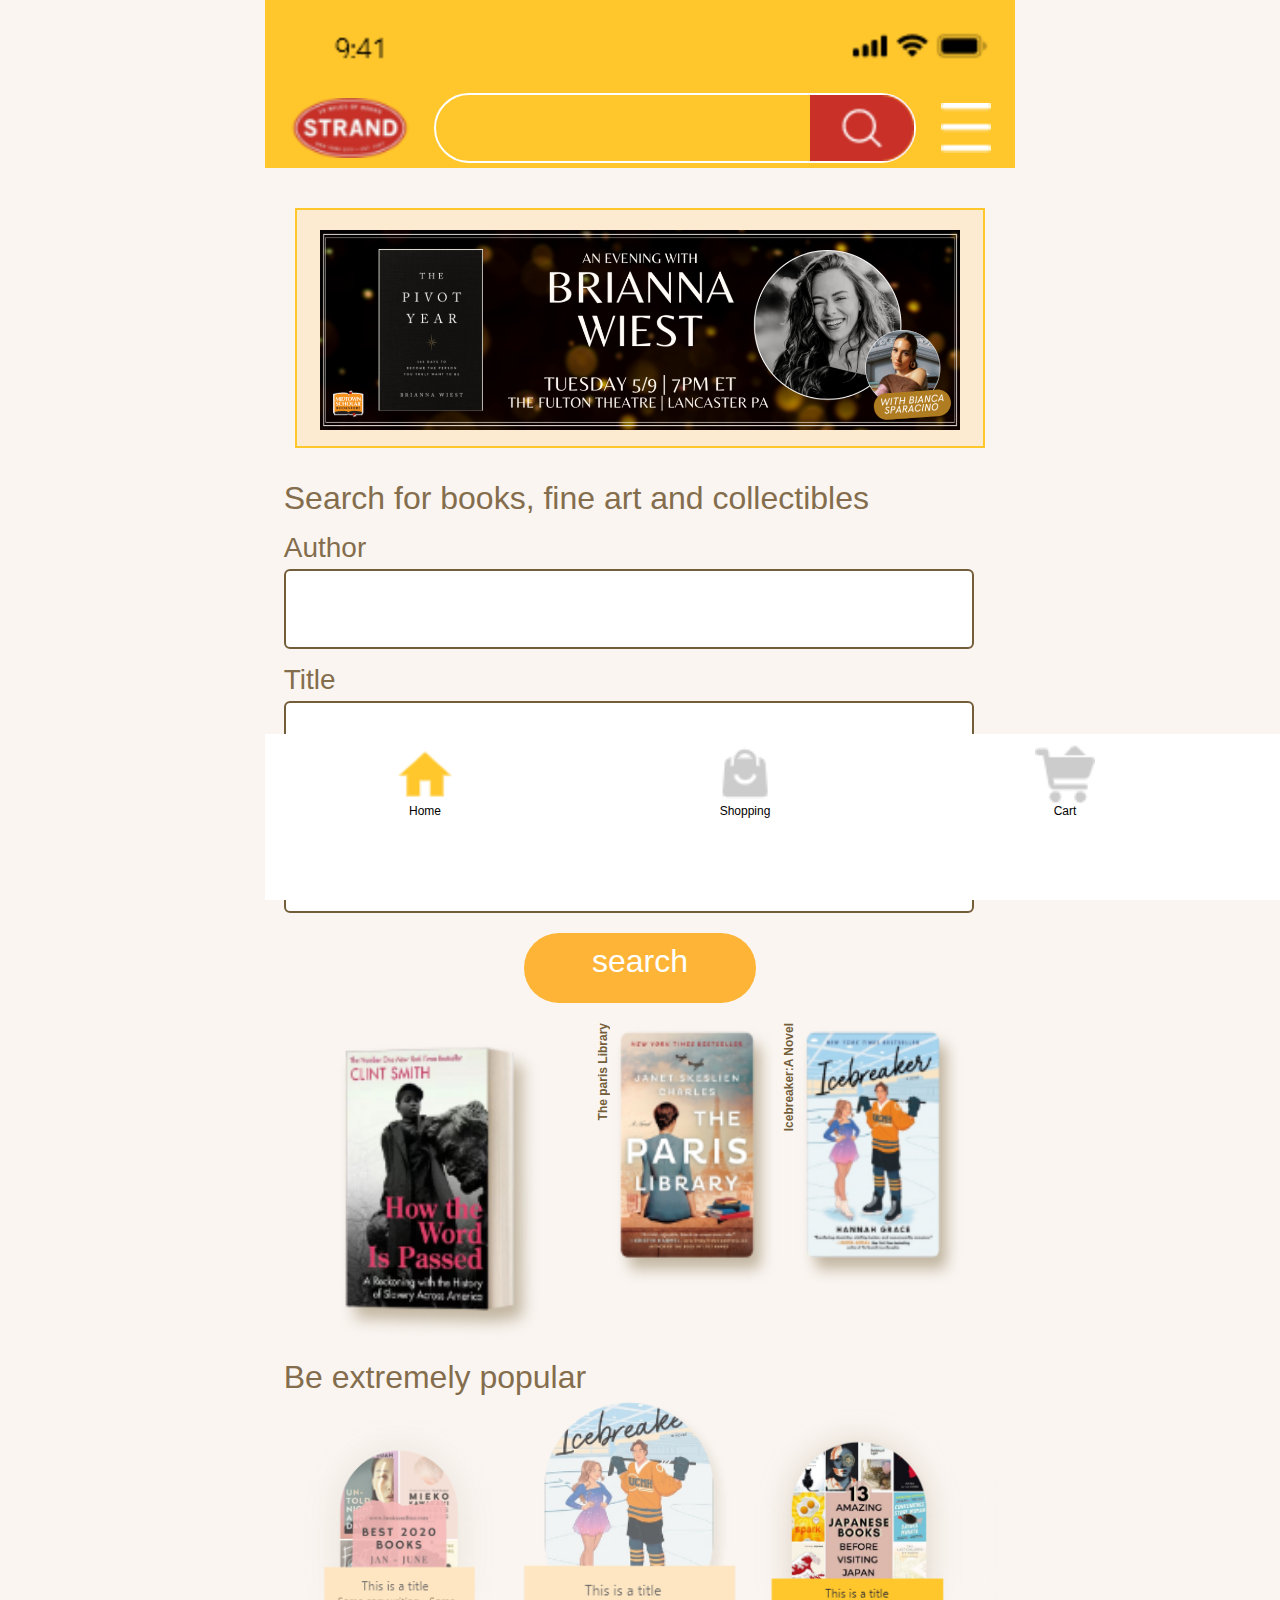
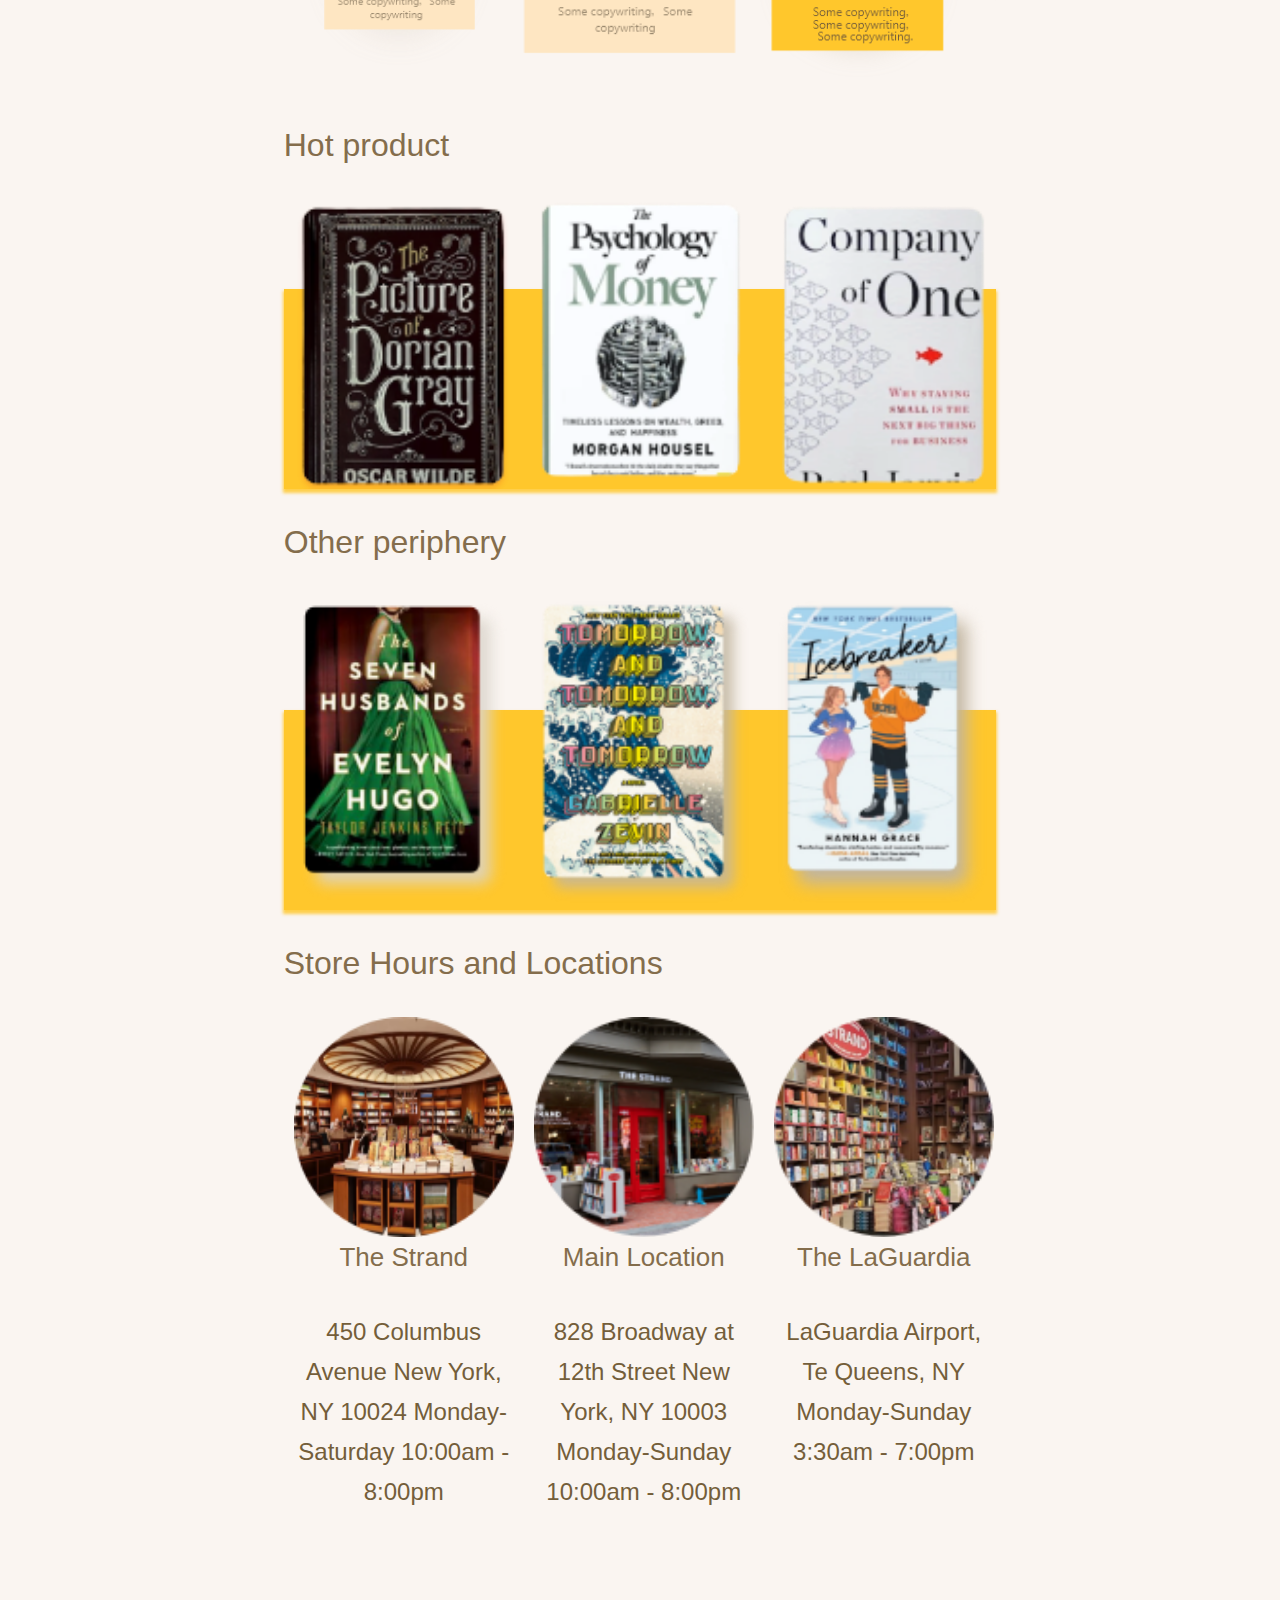
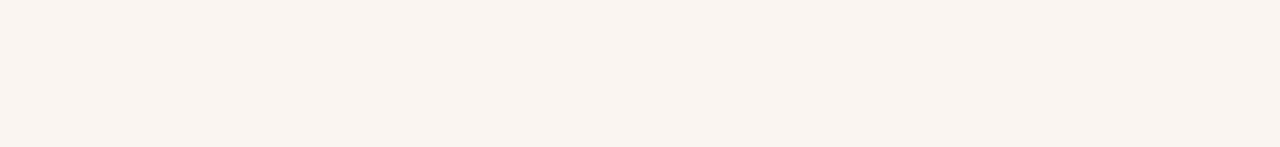
<file: index.html>
<!DOCTYPE html>
<html>

<head>
	<meta http-equiv="Content-Type" content="text/html;charset=UTF-8">
	<title></title>
	<meta name="keywords" content="">
	<meta name="description" content="">
	<meta name="viewport"
		content="width=device-width, initial-scale=1.0, user-scalable=0, minimum-scale=1.0, maximum-scale=1.0">
	<link href="css/public.css" rel="stylesheet" type="text/css" />
	<link href="css/style.css" rel="stylesheet" type="text/css" />
	<script src="js/rem.js"></script>
</head>

<body>
	<div class="header">
		<img src="images/Light.png" alt="">
	</div>
	<div class="mobileHeader">
		<header>
			<img src="images/logo.png" alt="" class="logo">
			<div class="inp">
				<input type="text" name="" id="">
				<a href="index5.html">
					<img src="images/fang.png" alt="">
				</a>
			</div>
			<img src="images/ce.png" alt="" class="nav_img">
		</header>
		<div class="mask">
			<div class="mobileNav">
				<ul>
					<li>
						<img src="images/shouye1.png" alt="">
					</li>
					<li onclick="le1()">
						<a href="javascript:;">Book & Media</a>
					</li>
					<li onclick="le2()">
						<a href="javascript:;">Books by the Foot</a>
					</li>
					<li onclick="le3()">
						<a href="javascript:;">Events</a>
					</li>
					<li onclick="le4()">
						<a href="javascript:;">Gift & Apparel</a>
					</li>
					<li onclick="le5()">
						<a href="javascript:;">Preorders</a>
					</li>
					<li onclick="le6()">
						<a href="javascript:;">Rare & Collectibles</a>
					</li>
					<li onclick="le7()">
						<a href="javascript:;">Sell Your Books & More</a>
					</li>
					<li onclick="le8()">
						<a href="javascript:;">Subscriptions</a>
					</li>
				</ul>

			</div>
			<div class="left_left" id="le1">
				<ul>
					<li><a href="index4.html">Bestsellers</a></li>
					<li>Browse Clollections</li>
					<li>Signed</li>
					<li>Vinyl</li>
					<li>Bookshop.org</li>
					<li>Browse by Section</li>
					<li>New Arrivals</li>
					<li>Authou’s Bookshelf</li>
					<li>
						Audiobooks at Libro.fm
					</li>
				</ul>
			</div>
			<div class="left_left" id="le2">
				<ul>
					<li>About Books by the Foot</li>
					<li>Books by Style</li>
					<li>FAQ</li>
					<li>Rentals</li>
					<li>Books by Color</li>
					<li>Books by Subject</li>
					<li>New Arrivals</li>
					<li>Gsllery</li>
				</ul>
			</div>
			<div class="left_left" id="le3">
				<ul>
					<li>All Events</li>
				</ul>
			</div>
			<div class="left_left" id="le4">
				<ul>
					<li>Apparel</li>
					<li>Gifts& Fun Stuff Clollections</li>
					<li>Gifts for Kids</li>
					<li>Rentals</li>
					<li>Pouches</li>
					<li>Totes</li>
					<li>Books Accessories</li>
					<li>Mugs</li>
					<li>
						Stationery
					</li>
				</ul>
			</div>
			<div class="left_left" id="le5">
				<ul>
					<li>All Preorders</li>
				</ul>
			</div>
			<div class="left_left" id="le6">
				<ul>
					<li>Featured Rare Books</li>
					<li>Rent the Rare <br>
						Book Room</li>
				</ul>
			</div>
			<div class="left_left" id="le7">
				<ul>
					<li>Library Services</li>
					<li>The StrandCast</li>
					<li>Sell Your Books</li>
					<li>Ben McFall Memorial</li>
				</ul>
			</div>
			<div class="left_left" id="le8">
				<ul>
					<li>Pick Of The Month</li>
					<li>Book Hookup</li>
				</ul>
			</div>
		</div>
	</div>






	<div class="content">
		<div class="banner">
			<img src="images/Image 111.png" alt="">
		</div>
		<div class="text">
			<p>Search for books, fine art and collectibles</p>
		</div>
		<div class="input">
			<ul>
				<li>
					<p>Author </p>
					<input type="text" name="" id="">
				</li>
				<li>
					<p>Title</p>
					<input type="text" name="" id="">
				</li>
				<li>
					<p>Keyword or ISBN</p>
					<input type="text" name="" id="">
				</li>
				<a href="index5.html"><button>search</button></a>
			</ul>
		</div>
		<div class="tp">
			<ul>
				<li><img src="images/b1.png" alt=""></li>
				<li>
					<p>
						The paris Library
					</p><img src="images/a4.png" alt="">
				</li>
				<li>
					<p>
						lcebreaker:A Novel
					</p><img src="images/a3.png" alt="">
				</li>
			</ul>
		</div>
		<div class="bo">
			<p>Be extremely popular</p>
			<ul>
				<li><img src="images/c0.png" alt=""></li>
				<li><img src="images/c4.png" alt=""></li>
				<li><img src="images/c1.png" alt=""></li>
				<li><img src="images/c3.png" alt=""></li>
				<li><img src="images/c5.png" alt=""></li>
				<div class="bj"></div>
			</ul>
		</div>
		<div class="bo1">
			<p>Hot product</p>
			<ul>
				<li><img src="images/12.png" alt=""></li>
				<li><img src="images/13.png" alt=""></li>
				<li><img src="images/14.png" alt=""></li>
				<li><img src="images/15.png" alt=""></li>
				<li><img src="images/16.png" alt=""></li>

			</ul>
			<div class="bj"></div>
		</div>

		<div class="bo1">
			<p>Other periphery</p>
			<ul>
				<li><img src="images/a1.png" alt=""></li>
				<li><img src="images/a2.png" alt=""></li>
				<li><img src="images/a3.png" alt=""></li>
				<li><img src="images/a4.png" alt=""></li>
				<li><img src="images/a5.png" alt=""></li>

			</ul>
			<div class="bj"></div>
		</div>

		<div class="bo1">
			<p>
				Store Hours and Locations
			</p>
			<ul>
				<li>
					<img src="images/f1.png" alt="">
					<h5>The Strand</h5>
					<p>450 Columbus Avenue
						New York, NY 10024
						Monday-Saturday
						10:00am - 8:00pm</p>
				</li>
				<li>
					<img src="images/f2.png" alt="">
					<h5>Main Location</h5>
					<p>828 Broadway at 12th Street
						New York, NY 10003
						Monday-Sunday
						10:00am - 8:00pm</p>
				</li>
				<li>
					<img src="images/f3.png" alt="">
					<h5>The LaGuardia</h5>
					<p>LaGuardia Airport, Te
						Queens, NY
						Monday-Sunday
						3:30am - 7:00pm</p>
				</li>

			</ul>
		</div>
	</div>
	<footer>
		<ul>
			<li>
				<a href="index.html"> <img src="images/shouye.png" alt="">
					<p>Home</p>
				</a>
			</li>
			<li>
				<a href="index5.html"><img src="images/shopping.png" alt="">
					<p>Shopping</p>
				</a>
			</li>
			<li>
				<a href="index2.html"> <img src="images/gwc1.png" alt="">
					<p>Cart</p>
				</a>
			</li>
			<li>
				<a href="denglu.html"> <img src="images/you.png" alt="">
					<p>You</p>
				</a>
			</li>
		</ul>
	</footer>
</body>
<script src="js/jquery-2.1.1.min.js" type="text/javascript"></script>
<script>
	$(".nav_img").click(function () {
		if ($(".mask").hasClass("active")) {
			$(".mask .mobileNav").animate({ right: "-40%" }, 400);
			setTimeout(function () {
				$(".mask").removeClass("active");
			}, 400);
		} else {
			$(".mask").addClass("active");
			$(".mask .mobileNav").animate({ right: 0 }, 400);
		}
	});

	$(".mobileNav ul li p").click(function () {
		$(this).next().toggle();
	});
	function le1() {
		document.getElementById("le1").style.display = "block"
		document.getElementById("le2").style.display = "none"
		document.getElementById("le3").style.display = "none"
		document.getElementById("le4").style.display = "none"
		document.getElementById("le5").style.display = "none"
		document.getElementById("le6").style.display = "none"
		document.getElementById("le7").style.display = "none"
		document.getElementById("le8").style.display = "none"

	}
	function le2() {
		document.getElementById("le2").style.display = "block"
		document.getElementById("le1").style.display = "none"
		document.getElementById("le3").style.display = "none"
		document.getElementById("le4").style.display = "none"
		document.getElementById("le5").style.display = "none"
		document.getElementById("le6").style.display = "none"
		document.getElementById("le7").style.display = "none"
		document.getElementById("le8").style.display = "none"
	}
	function le3() {
		document.getElementById("le3").style.display = "block"
		document.getElementById("le1").style.display = "none"
		document.getElementById("le2").style.display = "none"
		document.getElementById("le4").style.display = "none"
		document.getElementById("le5").style.display = "none"
		document.getElementById("le6").style.display = "none"
		document.getElementById("le7").style.display = "none"
		document.getElementById("le8").style.display = "none"
	}
	function le4() {
		document.getElementById("le4").style.display = "block"
		document.getElementById("le1").style.display = "none"
		document.getElementById("le2").style.display = "none"
		document.getElementById("le3").style.display = "none"
		document.getElementById("le5").style.display = "none"
		document.getElementById("le6").style.display = "none"
		document.getElementById("le7").style.display = "none"
		document.getElementById("le8").style.display = "none"
	}
	function le5() {
		document.getElementById("le5").style.display = "block"
		document.getElementById("le1").style.display = "none"
		document.getElementById("le2").style.display = "none"
		document.getElementById("le3").style.display = "none"
		document.getElementById("le4").style.display = "none"
		document.getElementById("le6").style.display = "none"
		document.getElementById("le7").style.display = "none"
		document.getElementById("le8").style.display = "none"
	}
	function le6() {
		document.getElementById("le6").style.display = "block"
		document.getElementById("le1").style.display = "none"
		document.getElementById("le2").style.display = "none"
		document.getElementById("le3").style.display = "none"
		document.getElementById("le4").style.display = "none"
		document.getElementById("le5").style.display = "none"
		document.getElementById("le7").style.display = "none"
		document.getElementById("le8").style.display = "none"
	}
	function le7() {
		document.getElementById("le7").style.display = "block"
		document.getElementById("le1").style.display = "none"
		document.getElementById("le2").style.display = "none"
		document.getElementById("le3").style.display = "none"
		document.getElementById("le4").style.display = "none"
		document.getElementById("le5").style.display = "none"
		document.getElementById("le6").style.display = "none"
		document.getElementById("le8").style.display = "none"
	}
	function le8() {
		document.getElementById("le8").style.display = "block"
		document.getElementById("le1").style.display = "none"
		document.getElementById("le2").style.display = "none"
		document.getElementById("le3").style.display = "none"
		document.getElementById("le4").style.display = "none"
		document.getElementById("le5").style.display = "none"
		document.getElementById("le6").style.display = "none"
		document.getElementById("le7").style.display = "none"
	}


</script>

</html>
</file>
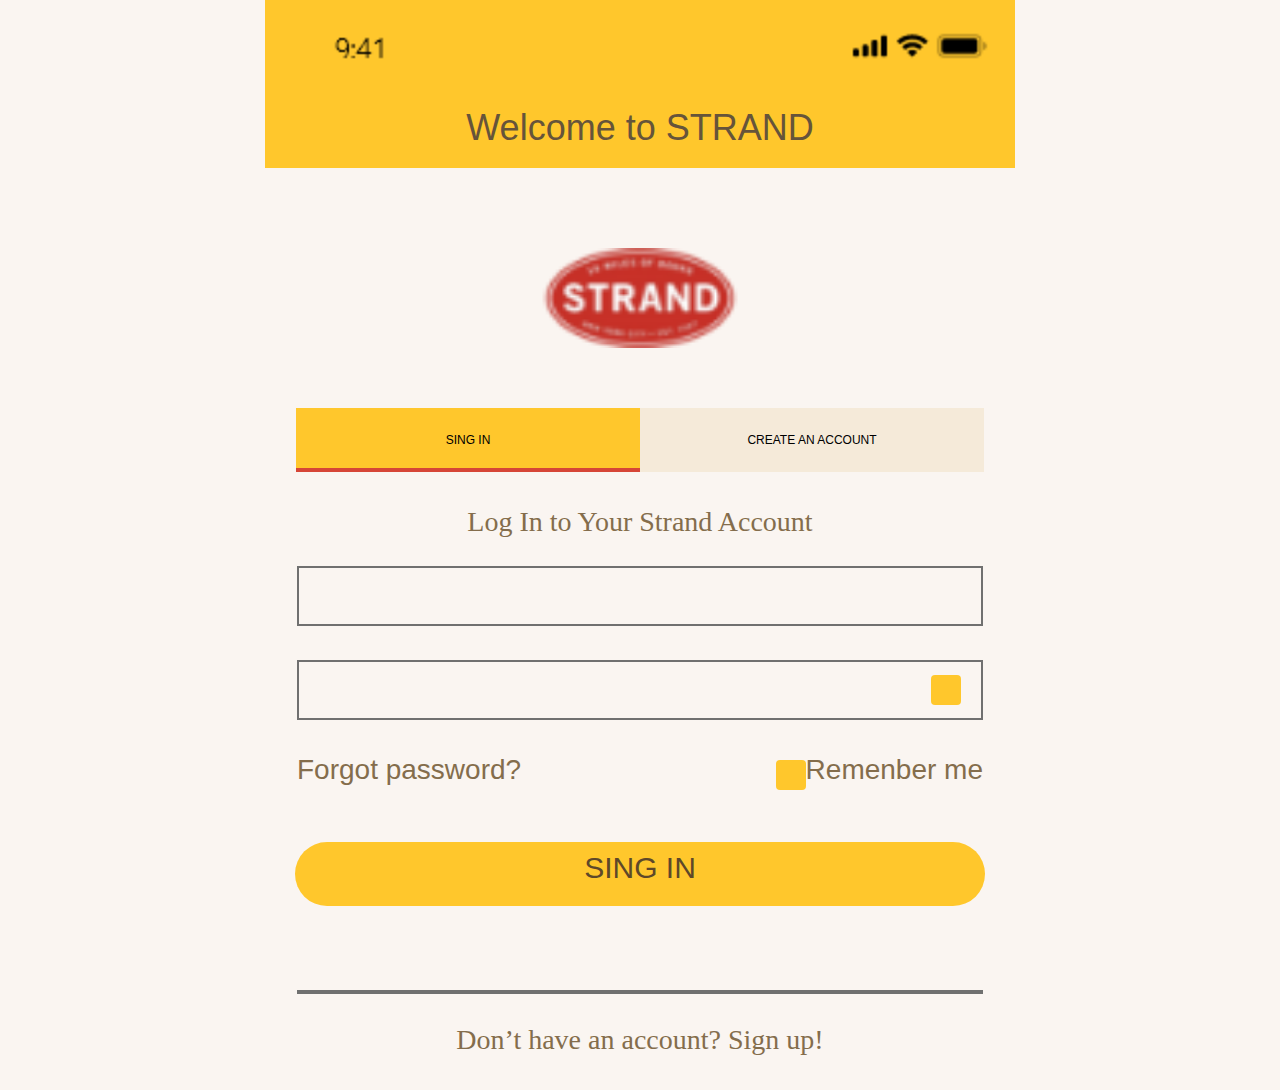
<file: denglu.html>
<!DOCTYPE html>
<html>

<head>
    <meta http-equiv="Content-Type" content="text/html;charset=UTF-8">
    <title></title>
    <meta name="keywords" content="">
    <meta name="description" content="">
    <meta name="viewport"
        content="width=device-width, initial-scale=1.0, user-scalable=0, minimum-scale=1.0, maximum-scale=1.0">
    <link href="css/public.css" rel="stylesheet" type="text/css" />
    <link href="css/denglu.css" rel="stylesheet" type="text/css" />
    <script src="js/rem.js"></script>
</head>

<body>
    <div class="header">
        <img src="images/Light.png" alt="">
    </div>
    <header>
        <p>Welcome to STRAND</p>
    </header>
    <div class="logo">
        <img src="images/logo.png" alt="">
    </div>
    <div class="tab">
        <ul>
            <li>SING IN</li>
            <li>CREATE AN ACCOUNT</li>
        </ul>
    </div>
    <h3>Log In to Your Strand Account</h3>
    <div class="inp"> <input type="text" name="" id=""></div>
    <div class="inp">
        <input type="text" name="" id=""><input type="text" name="" id="">
    </div>
    <div class="wen">
        <ul>
            <li>Forgot password?</li>
            <li><input type="text" name="" id="">Remenber me</li>
        </ul>
    </div>
    <div class="but">
        <a href="index.html"><button> SING IN</button></a>
    </div>
    <footer>
        Don’t have an account? Sign up!
    </footer>
</body>
<script src="js/jquery-2.1.1.min.js" type="text/javascript"></script>

</html>
</file>
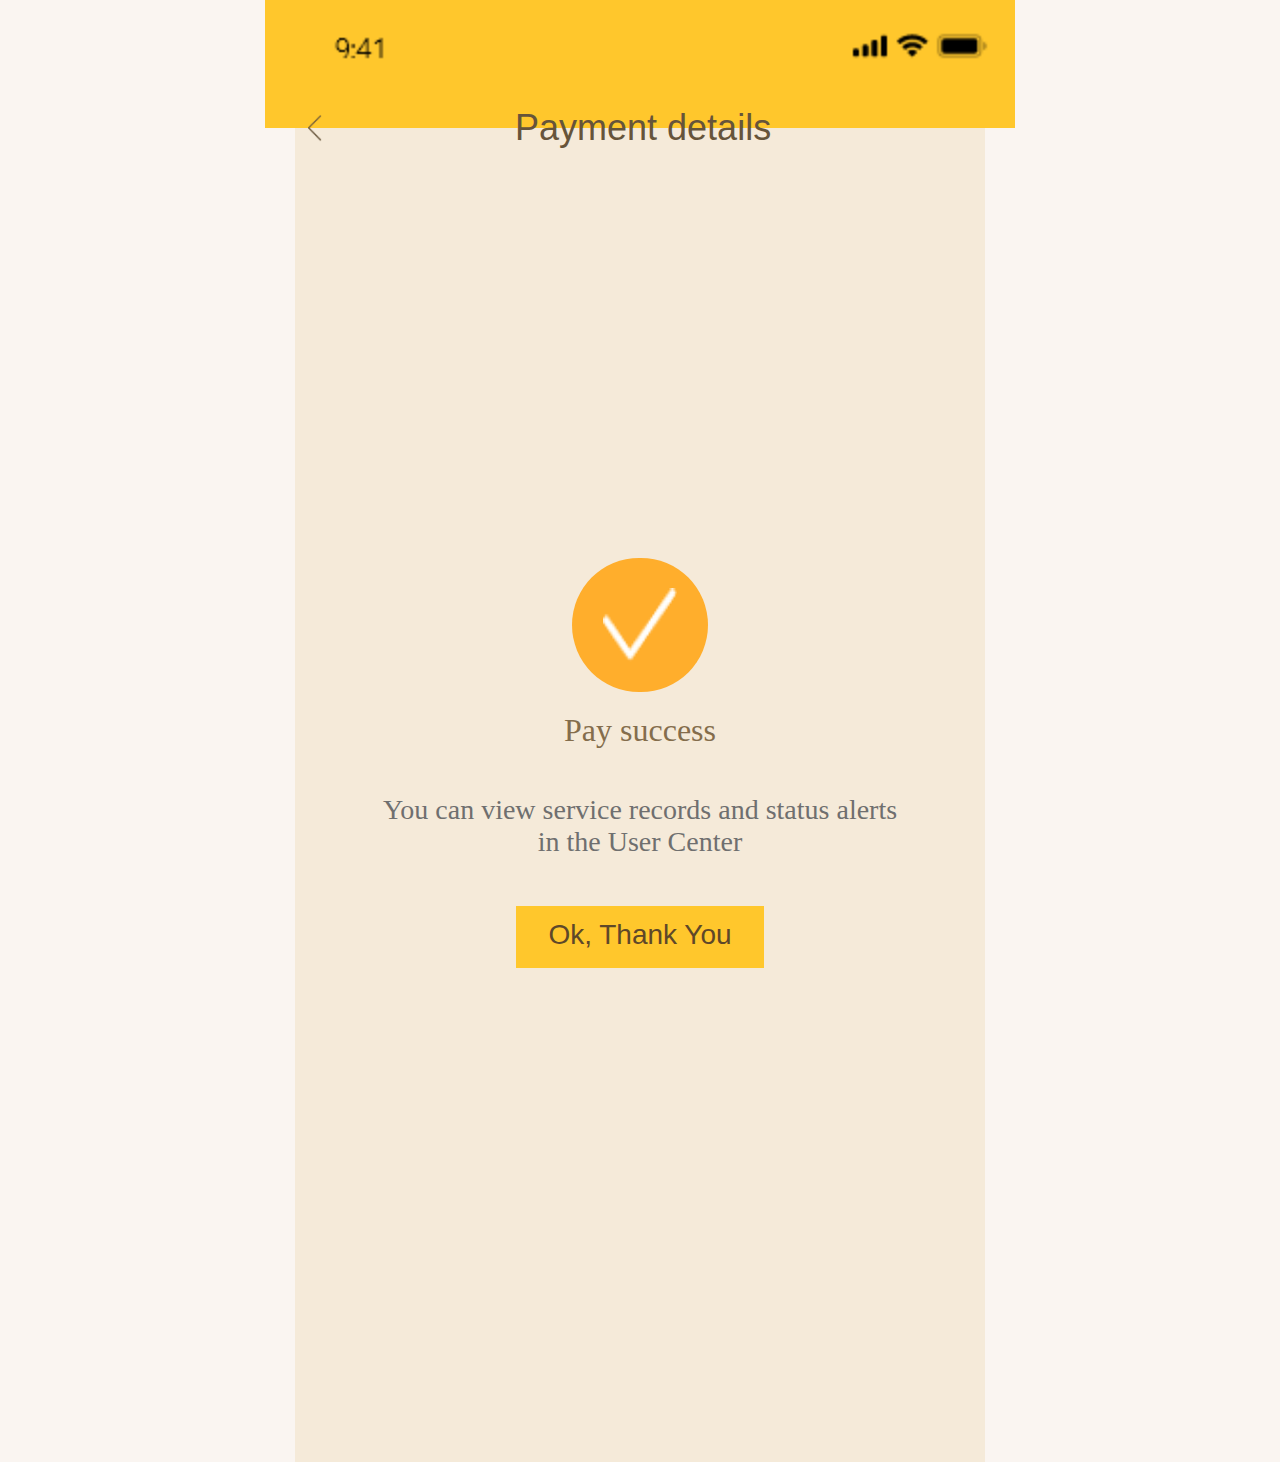
<file: dlcg.html>
<!DOCTYPE html>
<html>

<head>
    <meta http-equiv="Content-Type" content="text/html;charset=UTF-8">
    <title></title>
    <meta name="keywords" content="">
    <meta name="description" content="">
    <meta name="viewport"
        content="width=device-width, initial-scale=1.0, user-scalable=0, minimum-scale=1.0, maximum-scale=1.0">
    <link href="css/public.css" rel="stylesheet" type="text/css" />
    <link href="css/dlcg.css" rel="stylesheet" type="text/css" />
    <script src="js/rem.js"></script>
</head>

<body>
    <div class="header">
        <img src="images/Light.png" alt="">
    </div>
    <header>
        <ul>
            <li>
                <img src="images/left.png" alt="">
            </li>
            <li>Payment details</li>
        </ul>
    </header>
    <div class="content">
        <div class="main">
            <div class="img"> <img src="images/dui.png" alt=""></div>
            <h5>Pay success</h5>
            <p>
                You can view service records and status alerts in the User Center
            </p>
            <a href="index.html"> <button>Ok, Thank You</button></a>
        </div>
    </div>
</body>
<script src="js/jquery-2.1.1.min.js" type="text/javascript"></script>

</html>
</file>
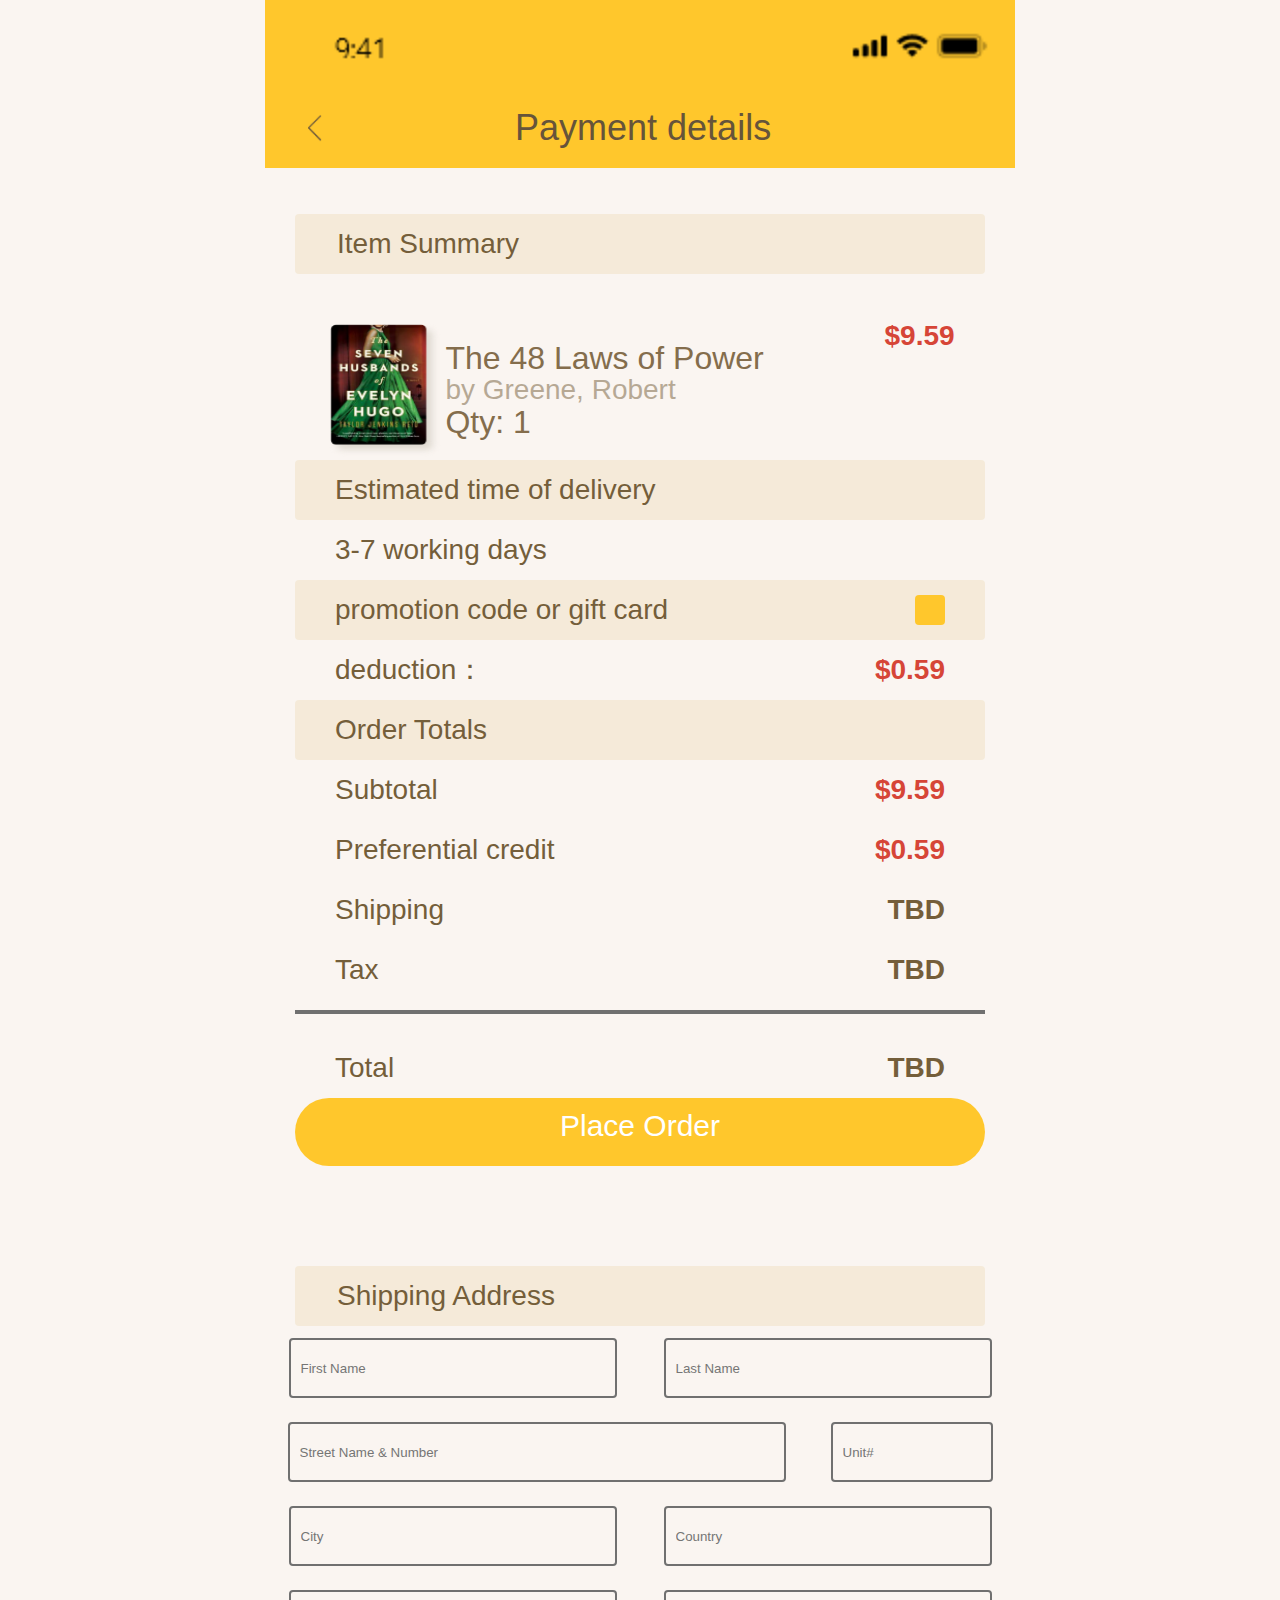
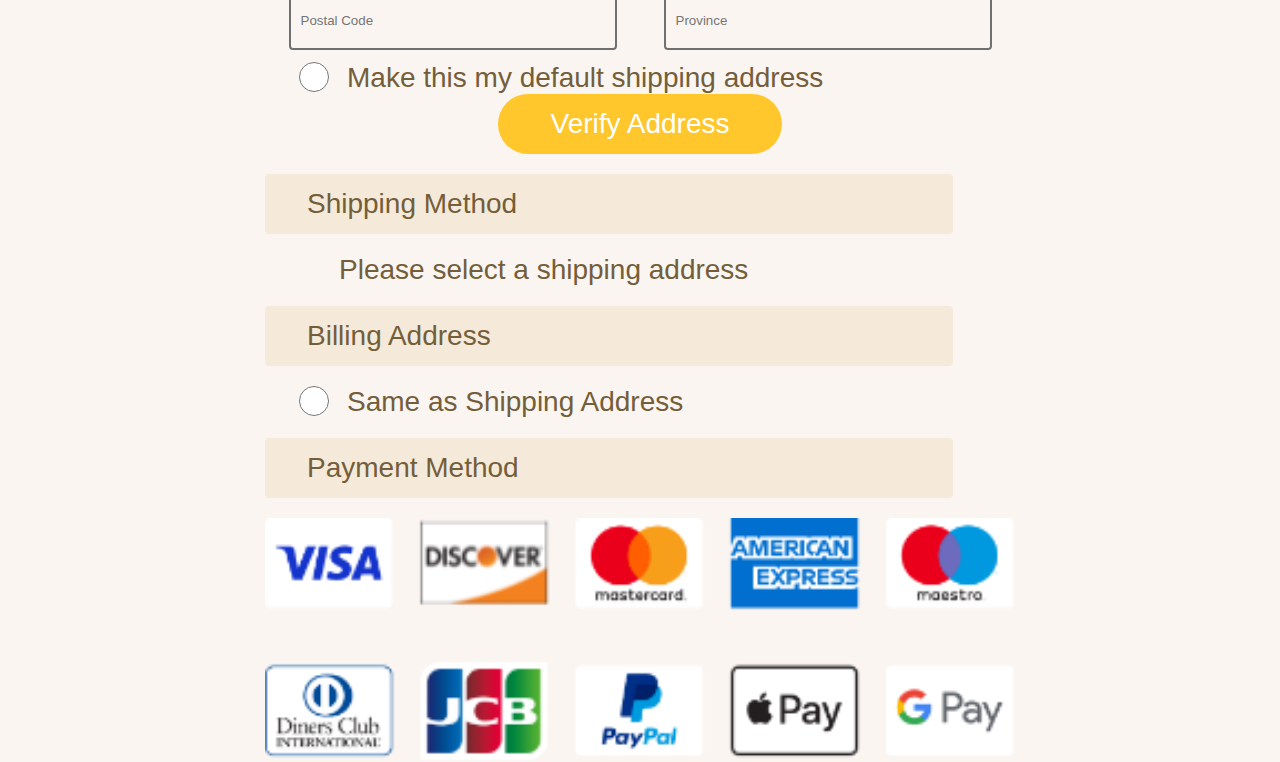
<file: index1.html>
<!DOCTYPE html>
<html>

<head>
    <meta http-equiv="Content-Type" content="text/html;charset=UTF-8">
    <title></title>
    <meta name="keywords" content="">
    <meta name="description" content="">
    <meta name="viewport"
        content="width=device-width, initial-scale=1.0, user-scalable=0, minimum-scale=1.0, maximum-scale=1.0">
    <link href="css/public.css" rel="stylesheet" type="text/css" />
    <link href="css/index1.css" rel="stylesheet" type="text/css" />
    <script src="js/rem.js"></script>
</head>

<body>
    <div class="header">
        <img src="images/Light.png" alt="">
    </div>
    <header>
        <ul>
            <li>
                <img src="images/left.png" alt="">
            </li>
            <li>Payment details</li>
        </ul>
    </header>
    <div class="content">
        <div class="inp">Item Summary
        </div>
        <div class="top">
            <ul>
                <li>
                    <img src="images/a1.png" alt="">
                    <div class="text">
                        <h5>The 48 Laws of Power</h5>
                        <p>by Greene, Robert</p>
                        <h5>Qty: 1</h5>
                    </div>
                </li>
                <li>$9.59</li>
            </ul>

        </div>
        <div class="nei">
            <ul>
                <li class="li">Estimated time of delivery</li>
                <li>3-7 working days</li>
                <li class="li">promotion code or gift card <input type="text" name="" id=""></li>
                <li>deduction： <p>$0.59</p>
                </li>
                <li class="li">Order Totals</li>
                <li>Subtotal <p>$9.59</p>
                </li>
                <li>Preferential credit <p>$0.59</p>
                </li>
                <li>Shipping <h4>TBD</h4>
                </li>
                <li>Tax <h4>TBD</h4>
                </li>
                <div class="xian"></div>
                <li>Total <h4>TBD</h4>
                </li>
            </ul>
        </div>
        <div>
            <a href="dlcg.html" class="but"><button>Place Order</button></a>
        </div>
        <div class="bottom">
            <ul>
                <li>Shipping Address</li>
                <li><input type="text" name="" id="" placeholder="First Name"><input type="text" name="" id=""
                        placeholder="Last Name"></li>
                <li><input type="text" name="" id="" placeholder="Street Name & Number"><input type="text" name="" id=""
                        placeholder="Unit#"></li>
                <li><input type="text" name="" id="" placeholder="City"><input type="text" name="" id=""
                        placeholder="Country"></li>
                <li><input type="text" name="" id="" placeholder="Postal Code"><input type="text" name="" id=""
                        placeholder="Province"></li>
                <li><input type="radio" name="" id="">
                    <p>Make this my default shipping address</p>
                </li>
                <li><a href=""><button>Verify Address</button></a></li>
            </ul>
            <ul>
                <li class="lii">Shipping Method</li>
                <li class="liq1">
                    <p>Please select a shipping address</p>
                </li>
                <li class="lii">Billing Address</li>
                <li class="liq"><input type="radio" name="" id="">
                    <p>Same as Shipping Address</p>
                </li>
                <li class="lii">Payment Method</li>
                <li><img src="images/footer.png" alt=""></li>
            </ul>
            <ul>

            </ul>
        </div>
    </div>
</body>
<script src="js/jquery-2.1.1.min.js" type="text/javascript"></script>

</html>
</file>
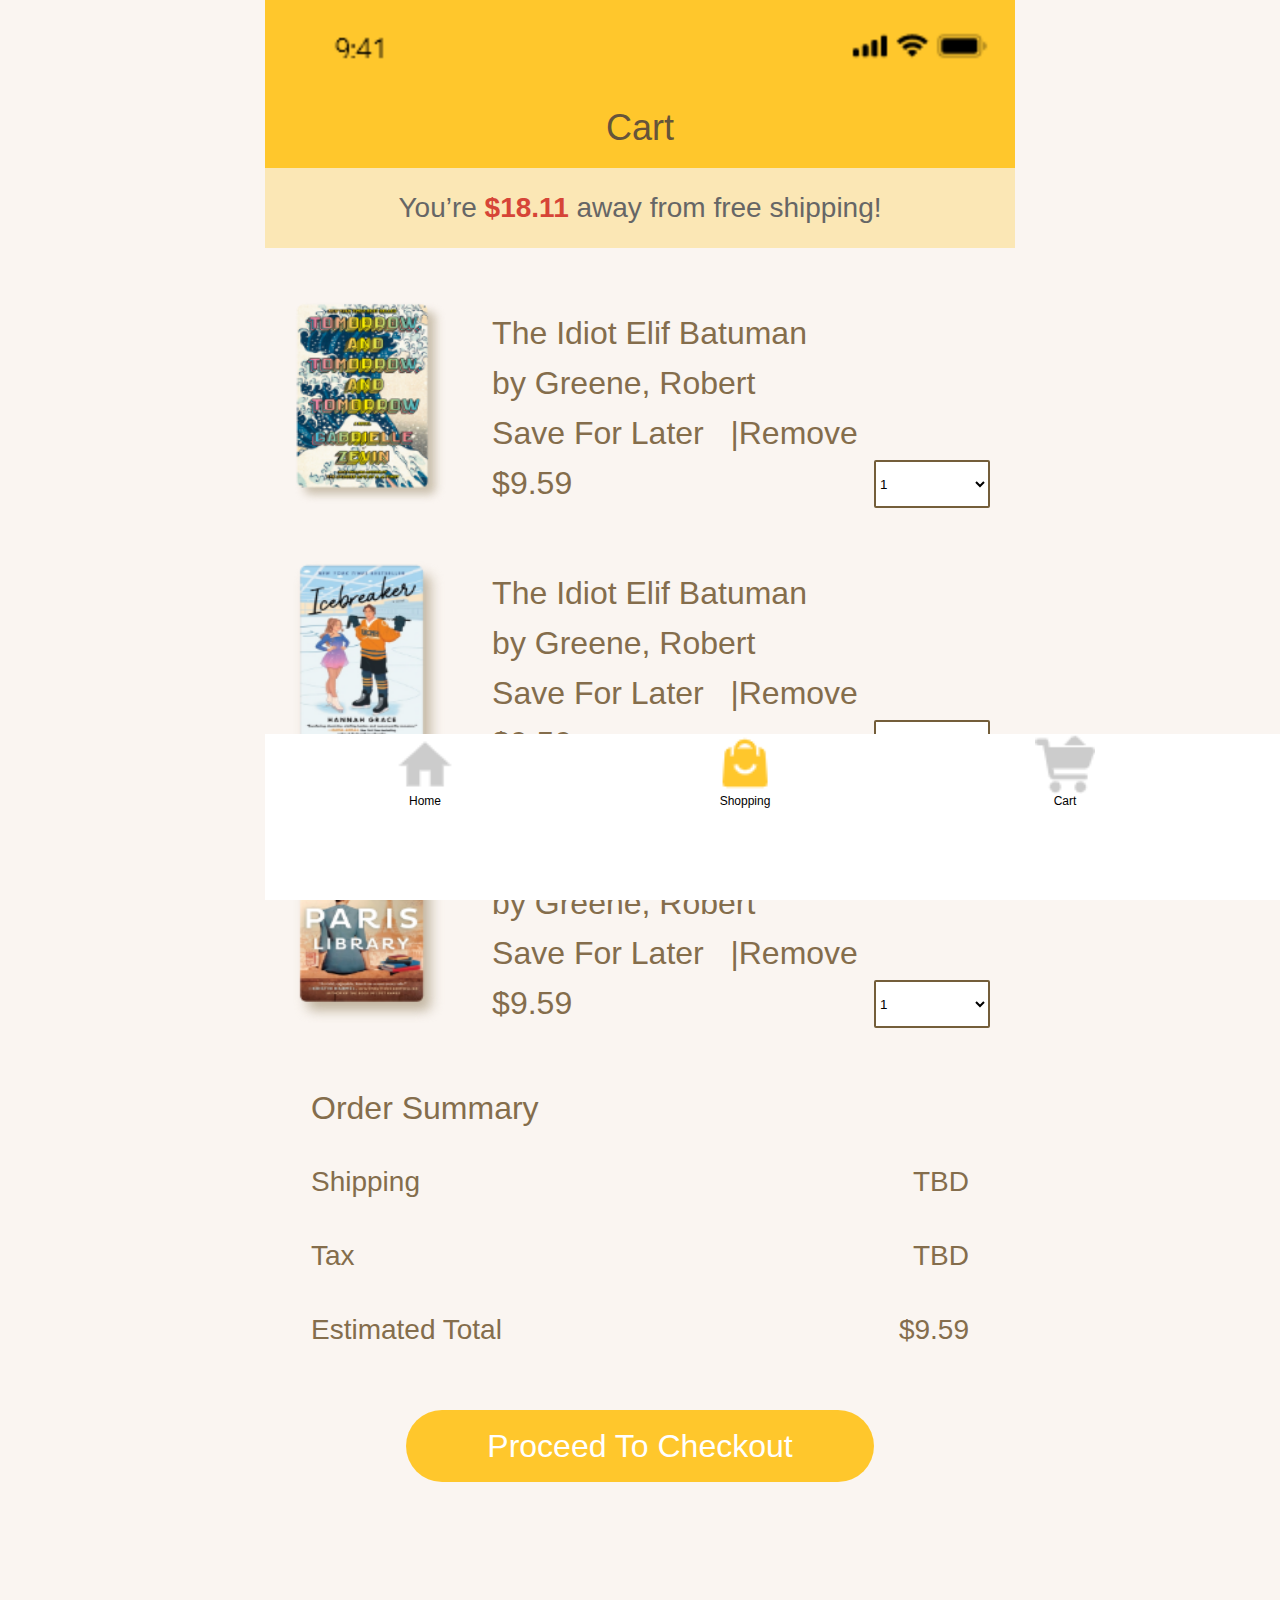
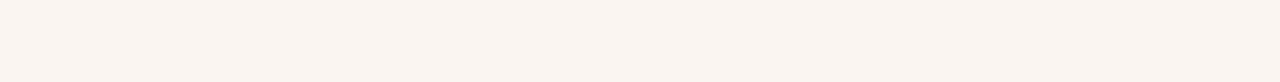
<file: index2.html>
<!DOCTYPE html>
<html>

<head>
    <meta http-equiv="Content-Type" content="text/html;charset=UTF-8">
    <title></title>
    <meta name="keywords" content="">
    <meta name="description" content="">
    <meta name="viewport"
        content="width=device-width, initial-scale=1.0, user-scalable=0, minimum-scale=1.0, maximum-scale=1.0">
    <link href="css/public.css" rel="stylesheet" type="text/css" />
    <link href="css/index2.css" rel="stylesheet" type="text/css" />
    <script src="js/rem.js"></script>
</head>

<body>
    <div class="header">
        <img src="images/Light.png" alt="">
    </div>
    <header>
        <p>Cart</p>
    </header>
    <nav>
        <p>You’re <span>$18.11</span> away from free shipping!</p>
    </nav>
    <div class="content">
        <div class="main">
            <div class="jia">
                <img src="images/a2.png" alt="">
                <ul>
                    <li>The Idiot Elif Batuman</li>
                    <li>by Greene, Robert</li>
                    <li>Save For Later &nbsp;&nbsp;|Remove</li>
                    <li>$9.59</li>
                </ul>
                <select name="" id="">
                    <option value="">1</option>
                    <option value="">2</option>
                    <option value="">3</option>
                </select>
            </div>
            <div class="jia">
                <img src="images/a3.png" alt="">
                <ul>
                    <li>The Idiot Elif Batuman</li>
                    <li>by Greene, Robert</li>
                    <li>Save For Later &nbsp;&nbsp;|Remove</li>
                    <li>$9.59</li>
                </ul>
                <select name="" id="">
                    <option value="">1</option>
                    <option value="">2</option>
                    <option value="">3</option>
                </select>
            </div>
            <div class="jia">
                <img src="images/a4.png" alt="">
                <ul>
                    <li>The Idiot Elif Batuman</li>
                    <li>by Greene, Robert</li>
                    <li>Save For Later &nbsp;&nbsp;|Remove</li>
                    <li>$9.59</li>
                </ul>
                <select name="" id="">
                    <option value="">1</option>
                    <option value="">2</option>
                    <option value="">3</option>
                </select>
            </div>
            <div class="text">
                <ul>
                    <li>Order Summary</li>
                    <li>Shipping <p>TBD</p>
                    </li>
                    <li>Tax <p>TBD</p>
                    </li>
                    <li>Estimated Total<p>$9.59</p>
                    </li>
                    <li><a href="index1.html"><button>Proceed To Checkout</button></a></li>
                </ul>
            </div>
        </div>
    </div>
    <footer>
        <ul>
            <li>
                <a href="index.html"> <img src="images/fangzi1.png" alt="">
                    <p>Home</p>
                </a>
            </li>
            <li>
                <a href="index5.html"><img src="images/shopping1.png" alt="">
                    <p>Shopping</p>
                </a>
            </li>
            <li>
                <a href="index2.html"> <img src="images/gwc1.png" alt="">
                    <p>Cart</p>
                </a>
            </li>
            <li>
                <a href="denglu.html"> <img src="images/you.png" alt="">
                    <p>You</p>
                </a>
            </li>
        </ul>
    </footer>
</body>
<script src="js/jquery-2.1.1.min.js" type="text/javascript"></script>

</html>
</file>
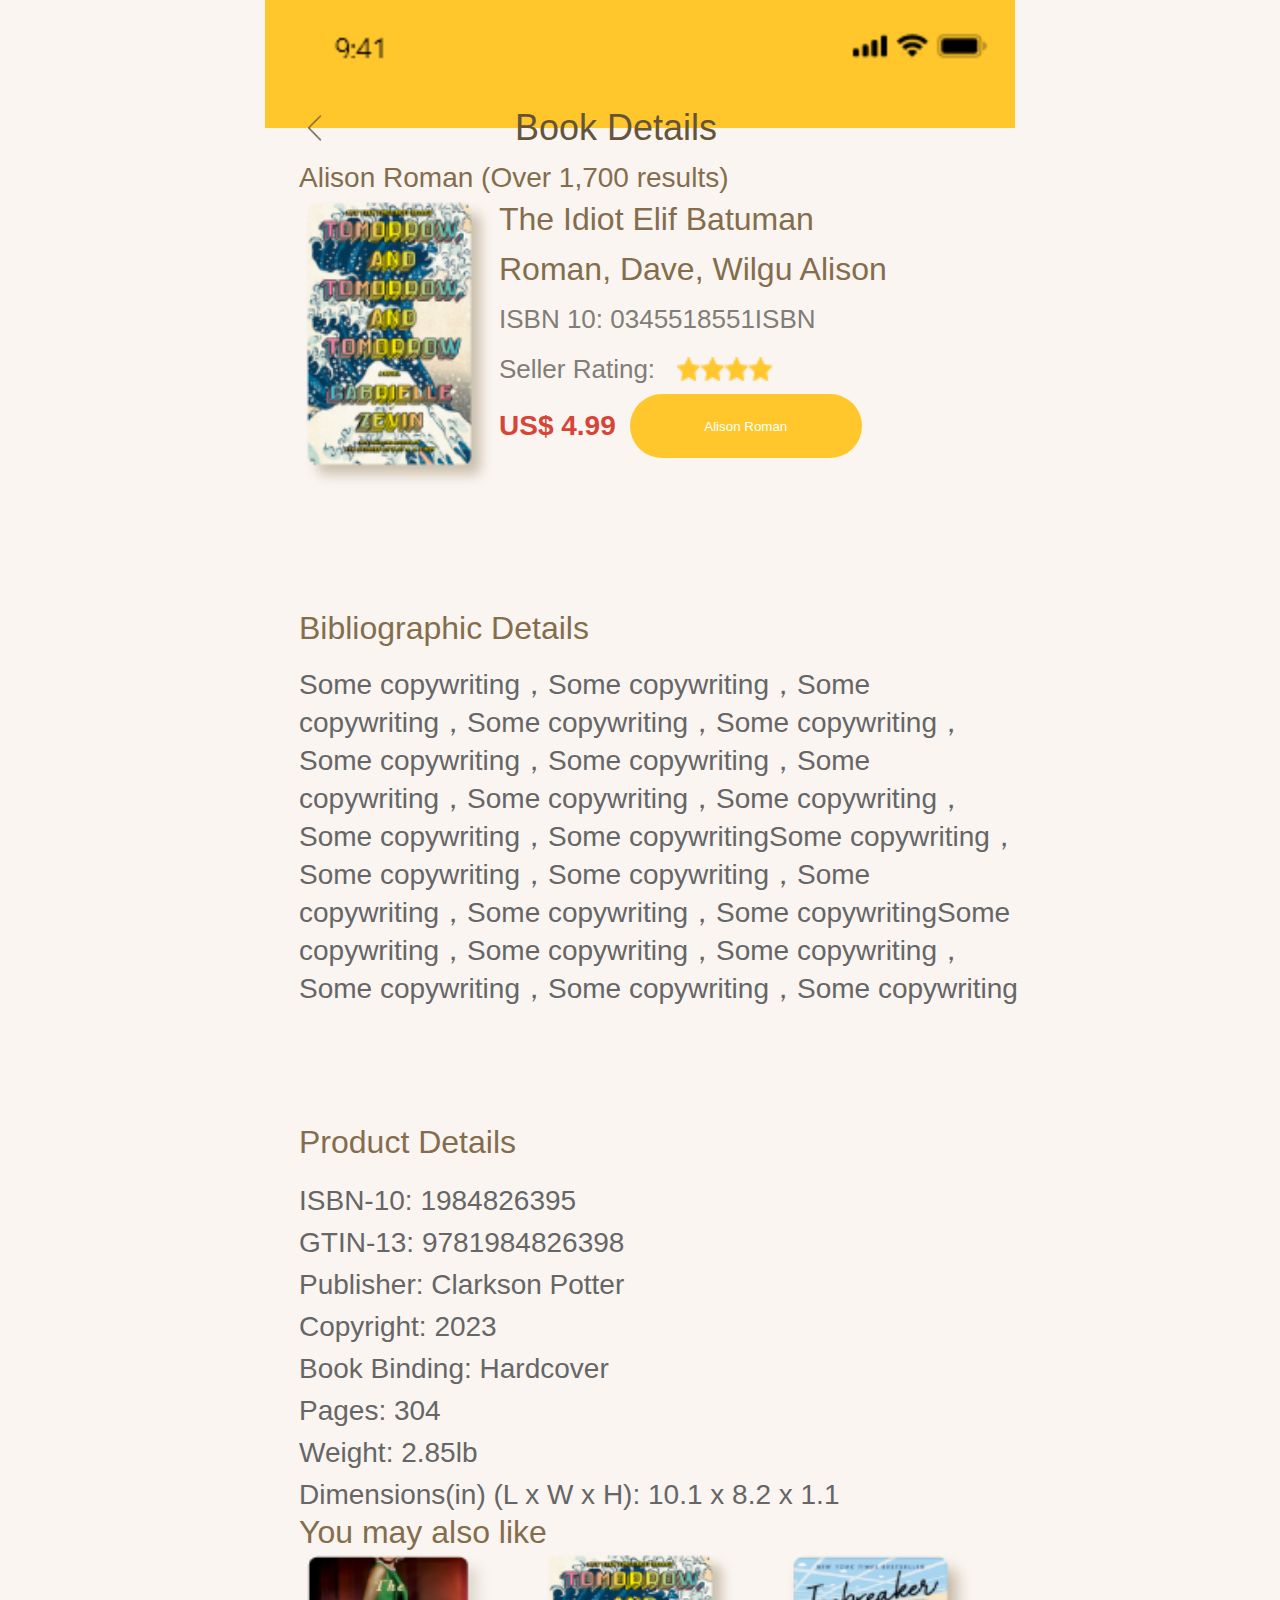
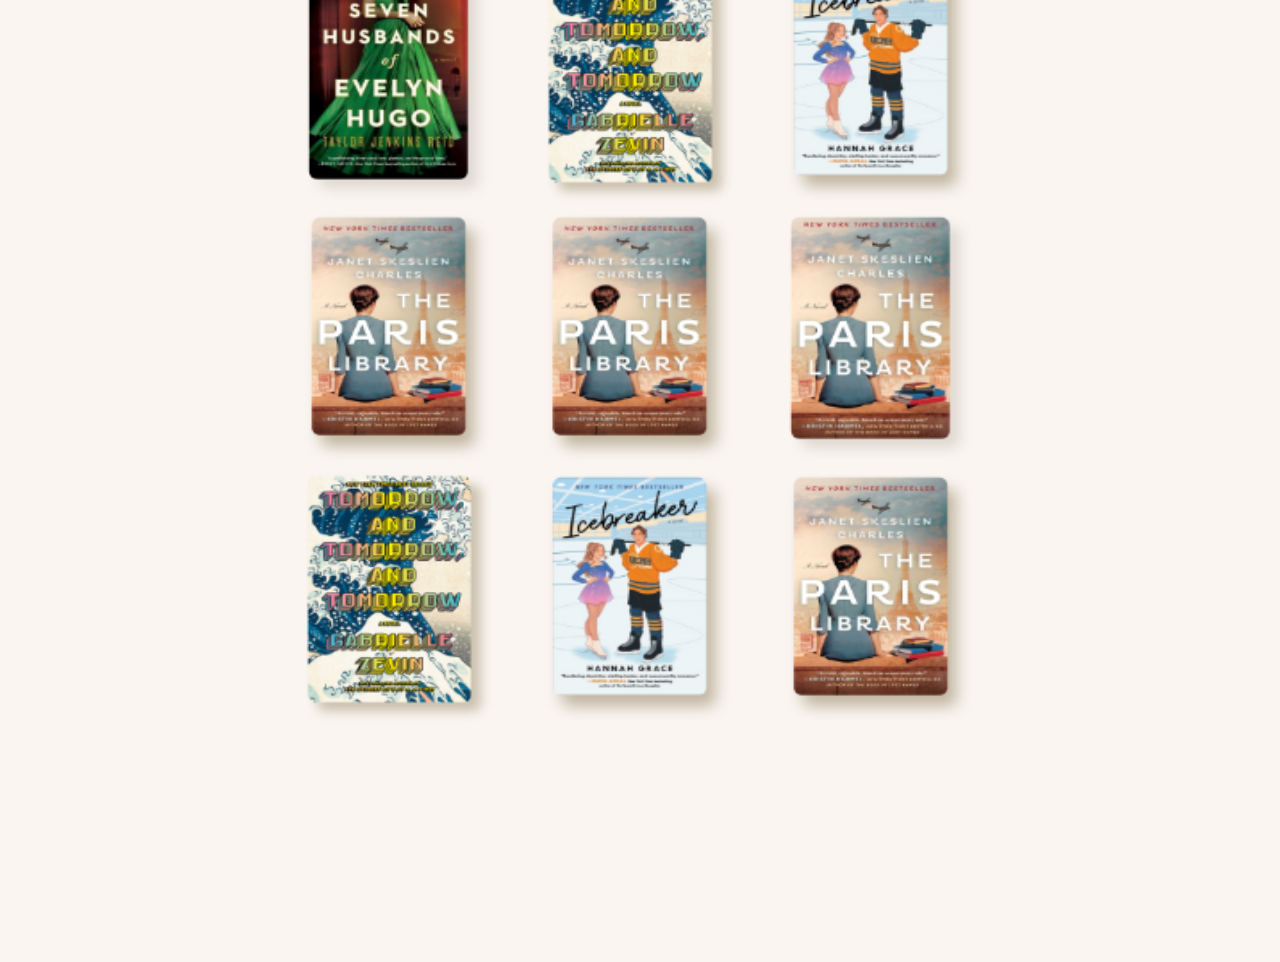
<file: index3.html>
<!DOCTYPE html>
<html>

<head>
    <meta http-equiv="Content-Type" content="text/html;charset=UTF-8">
    <title></title>
    <meta name="keywords" content="">
    <meta name="description" content="">
    <meta name="viewport"
        content="width=device-width, initial-scale=1.0, user-scalable=0, minimum-scale=1.0, maximum-scale=1.0">
    <link href="css/public.css" rel="stylesheet" type="text/css" />
    <link href="css/index3.css" rel="stylesheet" type="text/css" />
    <script src="js/rem.js"></script>
</head>

<body>    <div class="header">
    <img src="images/Light.png" alt="">
</div>
    <header>
        <ul>
            <li>
                <img src="images/left.png" alt="">
            </li>
            <li>Book Details</li>
        </ul>
    </header>
    <div class="content">
        <div class="main">
            <div class="top">
                <p>
                    Alison Roman (Over 1,700 results)
                </p>
            </div>
            <div class="top_t">
                <ul>
                    <li><img src="images/a2.png" alt=""></li>
                    <li>
                        <h5>The Idiot Elif Batuman <br>Roman, Dave, Wilgu Alison</h5>
                        <p>ISBN 10: 0345518551ISBN</p>
                        <p>Seller Rating:&nbsp;&nbsp;&nbsp; <img src="images/wu.png" alt=""><img src="images/wu.png"
                                alt=""><img src="images/wu.png" alt=""><img src="images/wu.png" alt=""></p>
                        <div class="text">
                            <p>US$ 4.99</p>
                           <a href="index2.html"> <button>Alison Roman</button></a>
                        </div>
                    </li>
                </ul>
            </div>
            <div class="bottom">
                <h4>Bibliographic Details</h4>
                <p>Some copywriting，Some copywriting，Some copywriting，Some copywriting，Some copywriting，Some
                    copywriting，Some copywriting，Some copywriting，Some copywriting，Some copywriting，Some
                    copywriting，Some copywritingSome copywriting，Some copywriting，Some copywriting，Some copywriting，Some
                    copywriting，Some copywritingSome copywriting，Some copywriting，Some copywriting，Some copywriting，Some
                    copywriting，Some copywriting</p>
            </div>
            <div class="bottom">
                <h4>Product Details</h4>
                <p>ISBN-10: 1984826395 <br>
                    GTIN-13: 9781984826398<br>
                    Publisher: Clarkson Potter<br>
                    Copyright: 2023<br>
                    Book Binding: Hardcover<br>
                    Pages: 304<br>
                    Weight: 2.85lb<br>
                    Dimensions(in) (L x W x H): 10.1 x 8.2 x 1.1</p>
            </div>
        </div>
        <footer>
            <h4>You may also like</h4>
            <ul>
                <li><img src="images/a1.png" alt=""></li>
                <li><img src="images/a2.png" alt=""></li>
                <li><img src="images/a3.png" alt=""></li>
                <li><img src="images/a4.png" alt=""></li>
                <li><img src="images/a4.png" alt=""></li>
                <li><img src="images/a6.png" alt=""></li>
                <li><img src="images/a2.png" alt=""></li>
                <li><img src="images/a3.png" alt=""></li>
                <li><img src="images/a4.png" alt=""></li>
            </ul>
        </footer>
    </div>

</body>
<script src="js/jquery-2.1.1.min.js" type="text/javascript"></script>

</html>
</file>
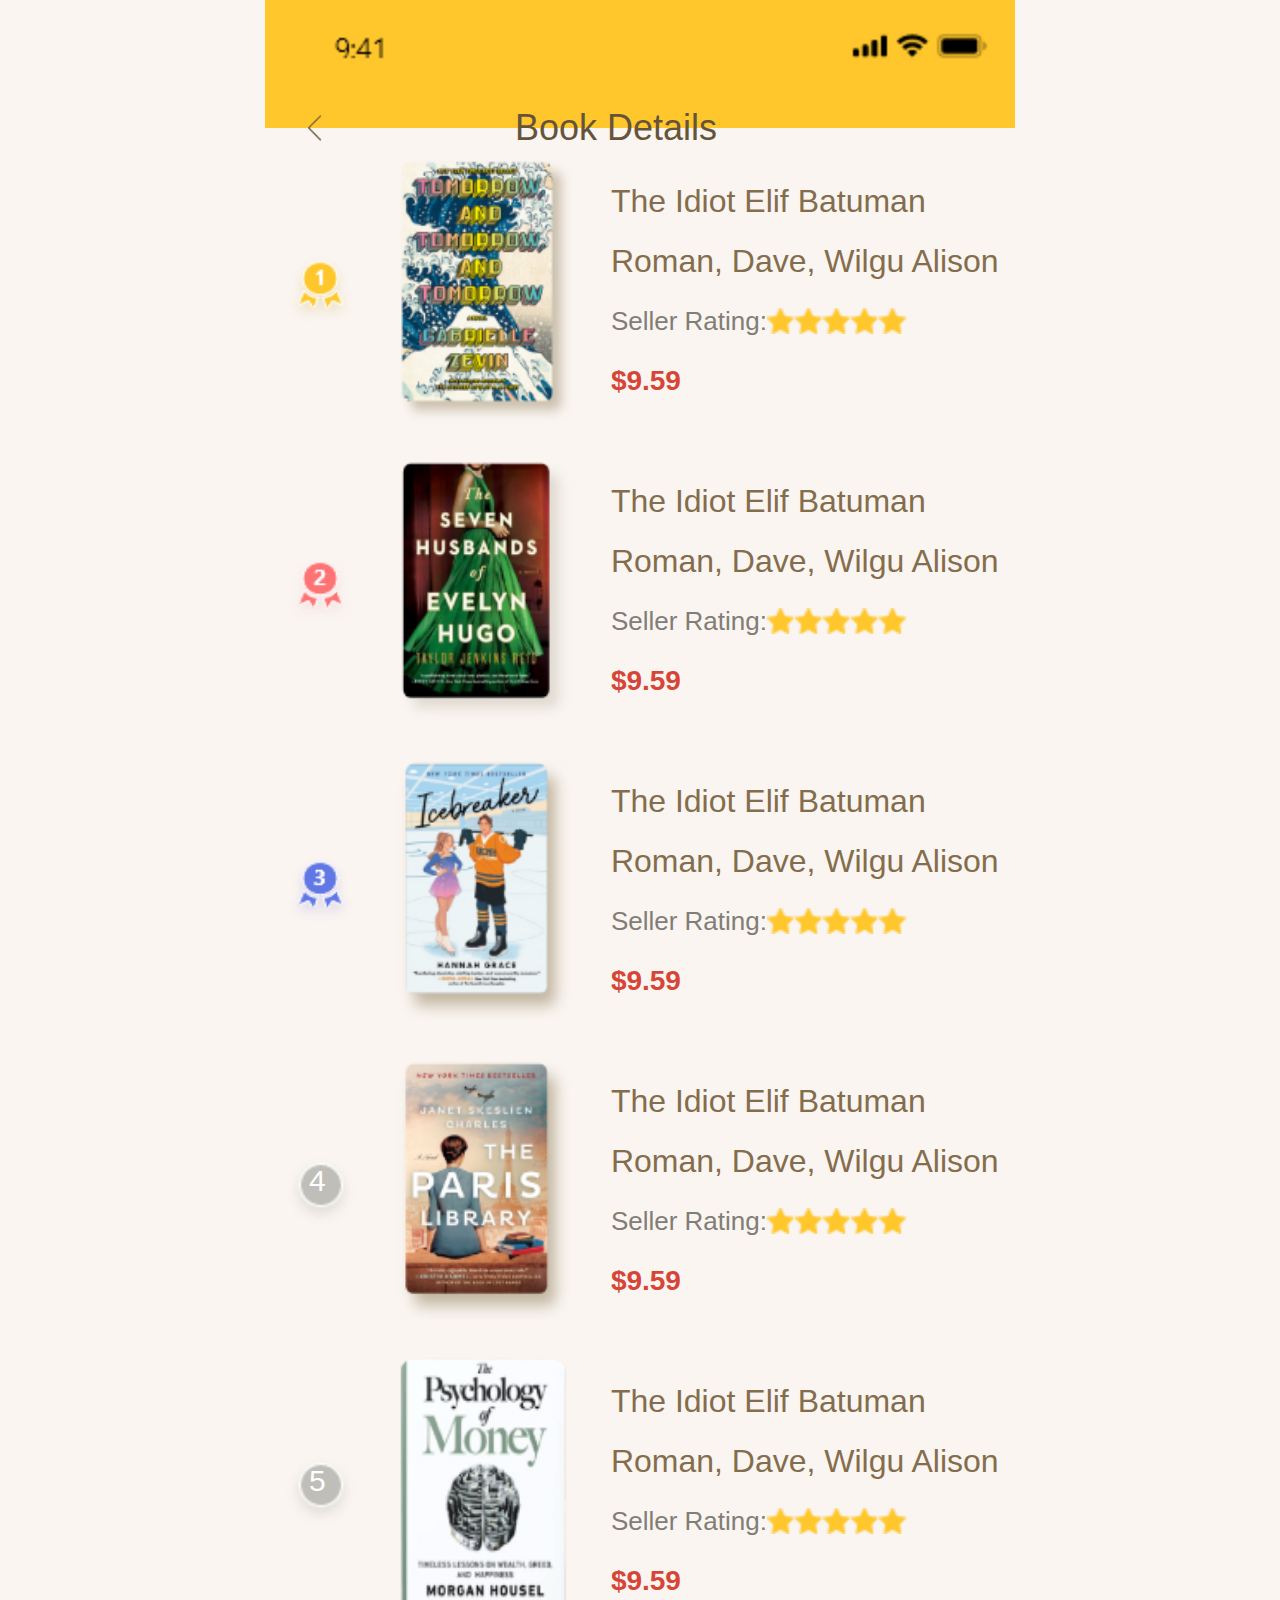
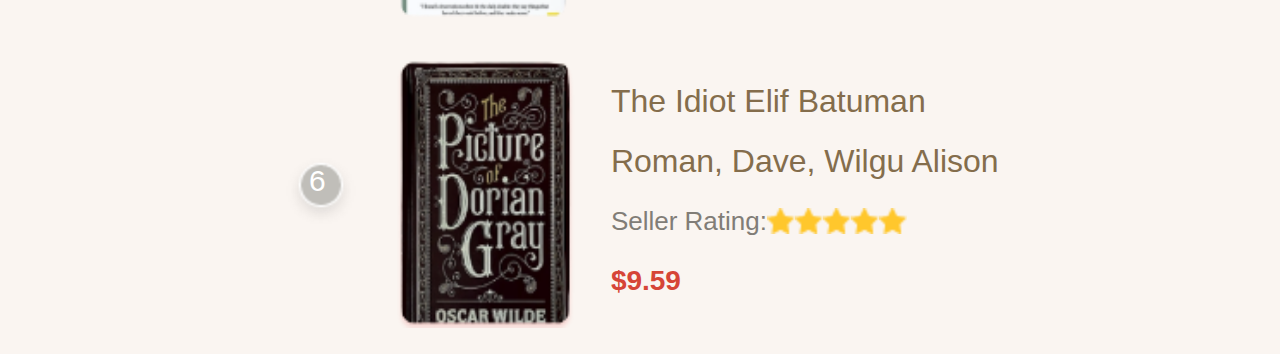
<file: index4.html>
<!DOCTYPE html>
<html>

<head>
    <meta http-equiv="Content-Type" content="text/html;charset=UTF-8">
    <title></title>
    <meta name="keywords" content="">
    <meta name="description" content="">
    <meta name="viewport"
        content="width=device-width, initial-scale=1.0, user-scalable=0, minimum-scale=1.0, maximum-scale=1.0">
    <link href="css/public.css" rel="stylesheet" type="text/css" />
    <link href="css/index4.css" rel="stylesheet" type="text/css" />
    <script src="js/rem.js"></script>
</head>

<body>
    <div class="header">
        <img src="images/Light.png" alt="">
    </div>
    <header>
        <ul>
            <li>
                <img src="images/left.png" alt="">
            </li>
            <li>Book Details</li>
        </ul>
    </header>
    <div class="content">
        <div class="main">
            <a href="index3.html">
                <div class="pai">
                    <div class="left">
                        <img src="images/Group 148.png" alt="">
                    </div>
                    <div class="right">
                        <img src="images/a2.png" alt="">
                    </div>
                    <div class="cont">
                        <ul>
                            <li>
                                <h5>The Idiot Elif Batuman</h5>
                            </li>
                            <li>
                                <h5>Roman, Dave, Wilgu Alison</h5>
                            </li>
                            <li>
                                <p>Seller Rating: </p>
                                <img src="images/wu.png" alt=""><img src="images/wu.png" alt=""><img src="images/wu.png"
                                    alt=""><img src="images/wu.png" alt=""><img src="images/wu.png" alt="">
                            </li>
                            <li>
                                <p><span>$9.59</span></p>
                            </li>
                        </ul>
                    </div>
                </div>
            </a>
            <div class="pai">
                <div class="left">
                    <img src="images/Group 149.png" alt="">

                </div>
                <div class="right">
                    <img src="images/a1.png" alt="">
                </div>
                <div class="cont">
                    <ul>
                        <li>
                            <h5>The Idiot Elif Batuman</h5>
                        </li>
                        <li>
                            <h5>Roman, Dave, Wilgu Alison</h5>
                        </li>
                        <li>
                            <p>Seller Rating: </p>
                            <img src="images/wu.png" alt=""><img src="images/wu.png" alt=""><img src="images/wu.png"
                                alt=""><img src="images/wu.png" alt=""><img src="images/wu.png" alt="">
                        </li>
                        <li>
                            <p><span>$9.59</span></p>
                        </li>
                    </ul>
                </div>
            </div>
            <div class="pai">
                <div class="left">
                    <img src="images/Group 150.png" alt="">

                </div>
                <div class="right">
                    <img src="images/a3.png" alt="">
                </div>
                <div class="cont">
                    <ul>
                        <li>
                            <h5>The Idiot Elif Batuman</h5>
                        </li>
                        <li>
                            <h5>Roman, Dave, Wilgu Alison</h5>
                        </li>
                        <li>
                            <p>Seller Rating: </p>
                            <img src="images/wu.png" alt=""><img src="images/wu.png" alt=""><img src="images/wu.png"
                                alt=""><img src="images/wu.png" alt=""><img src="images/wu.png" alt="">
                        </li>
                        <li>
                            <p><span>$9.59</span></p>
                        </li>
                    </ul>
                </div>
            </div>
            <div class="pai">
                <div class="left">
                    <img src="images/Path 3.png" alt="">
                    <p>4</p>
                </div>
                <div class="right">
                    <img src="images/a4.png" alt="">
                </div>
                <div class="cont">
                    <ul>
                        <li>
                            <h5>The Idiot Elif Batuman</h5>
                        </li>
                        <li>
                            <h5>Roman, Dave, Wilgu Alison</h5>
                        </li>
                        <li>
                            <p>Seller Rating: </p>
                            <img src="images/wu.png" alt=""><img src="images/wu.png" alt=""><img src="images/wu.png"
                                alt=""><img src="images/wu.png" alt=""><img src="images/wu.png" alt="">
                        </li>
                        <li>
                            <p><span>$9.59</span></p>
                        </li>
                    </ul>
                </div>
            </div>
            <div class="pai">
                <div class="left">
                    <img src="images/Path 3.png" alt="">
                    <p>5</p>
                </div>
                <div class="right">
                    <img src="images/11.png" alt="">
                </div>
                <div class="cont">
                    <ul>
                        <li>
                            <h5>The Idiot Elif Batuman</h5>
                        </li>
                        <li>
                            <h5>Roman, Dave, Wilgu Alison</h5>
                        </li>
                        <li>
                            <p>Seller Rating: </p>
                            <img src="images/wu.png" alt=""><img src="images/wu.png" alt=""><img src="images/wu.png"
                                alt=""><img src="images/wu.png" alt=""><img src="images/wu.png" alt="">
                        </li>
                        <li>
                            <p><span>$9.59</span></p>
                        </li>
                    </ul>
                </div>
            </div>
            <div class="pai">
                <div class="left">
                    <img src="images/Path 3.png" alt="">
                    <p>6</p>
                </div>
                <div class="right">
                    <img src="images/12.png" alt="">
                </div>
                <div class="cont">
                    <ul>
                        <li>
                            <h5>The Idiot Elif Batuman</h5>
                        </li>
                        <li>
                            <h5>Roman, Dave, Wilgu Alison</h5>
                        </li>
                        <li>
                            <p>Seller Rating: </p>
                            <img src="images/wu.png" alt=""><img src="images/wu.png" alt=""><img src="images/wu.png"
                                alt=""><img src="images/wu.png" alt=""><img src="images/wu.png" alt="">
                        </li>
                        <li>
                            <p><span>$9.59</span></p>
                        </li>
                    </ul>
                </div>
            </div>
        </div>
    </div>
</body>
<script src="js/jquery-2.1.1.min.js" type="text/javascript"></script>

</html>
</file>
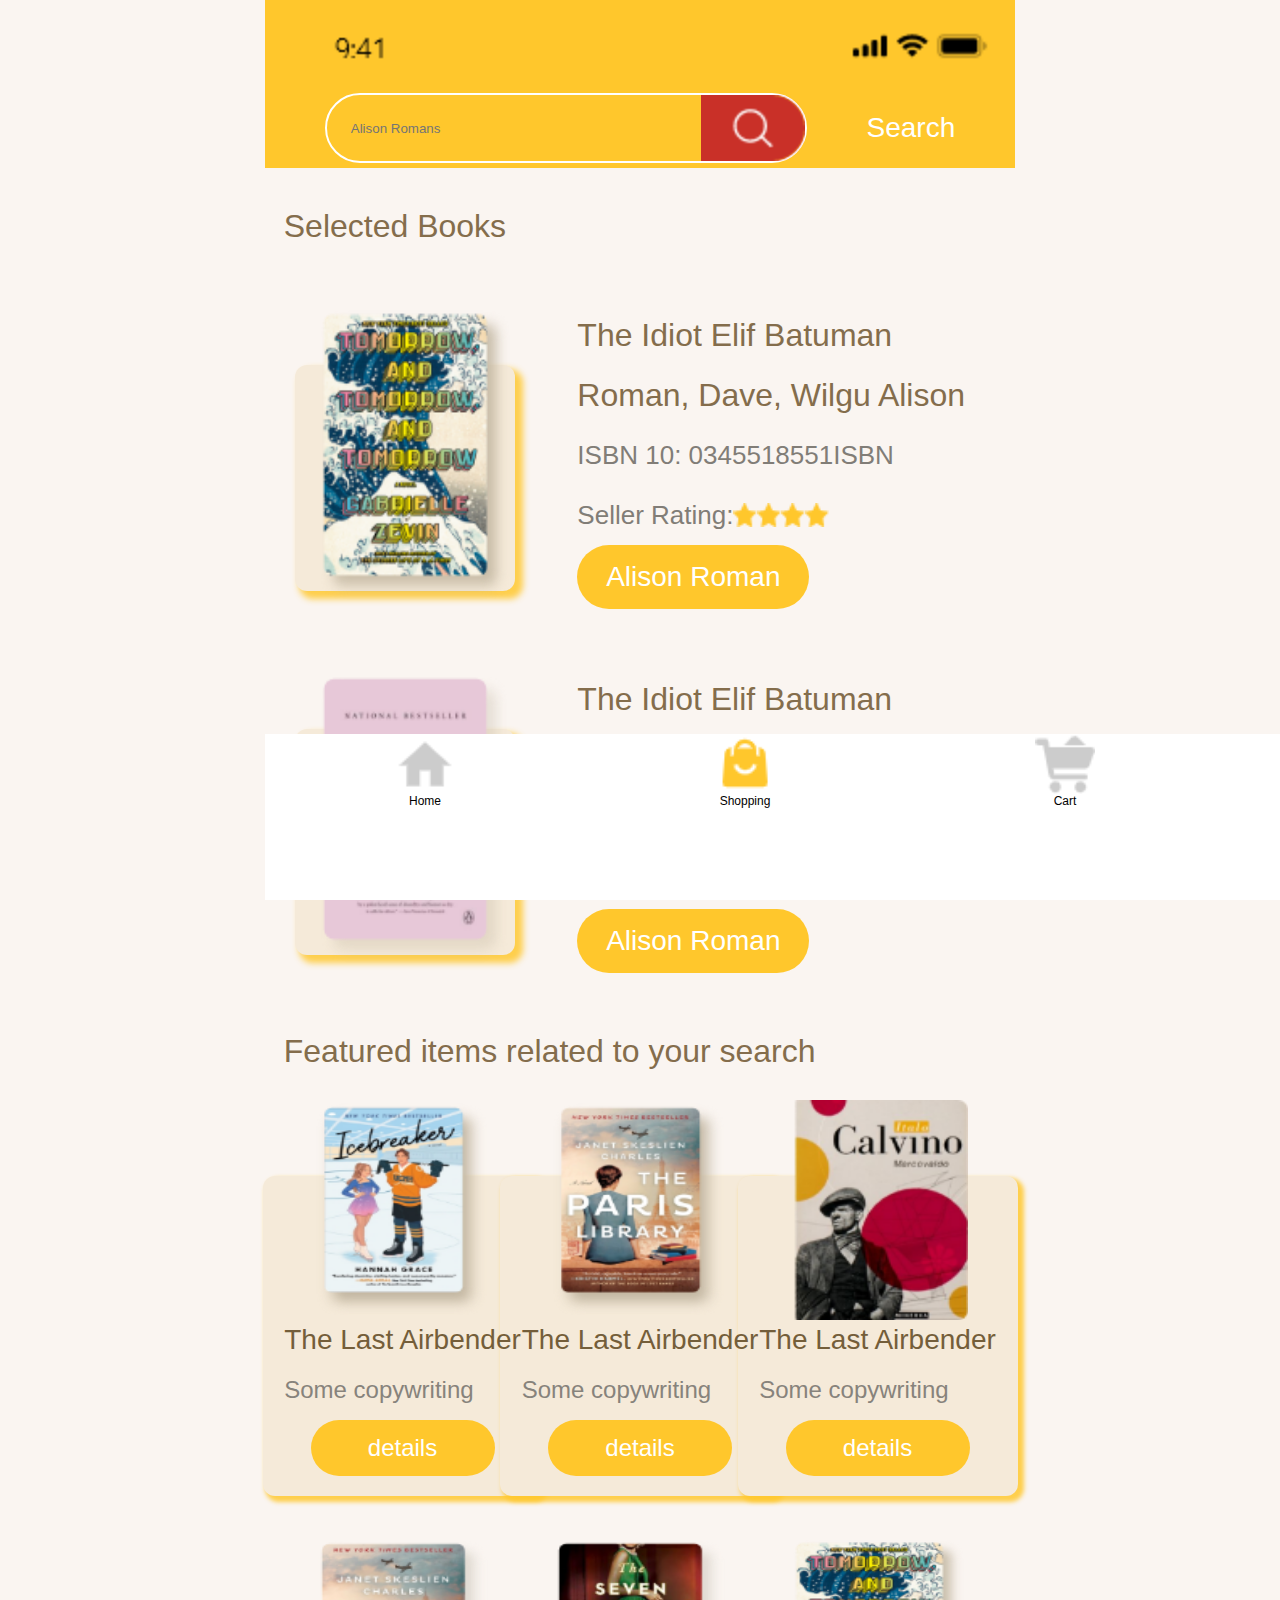
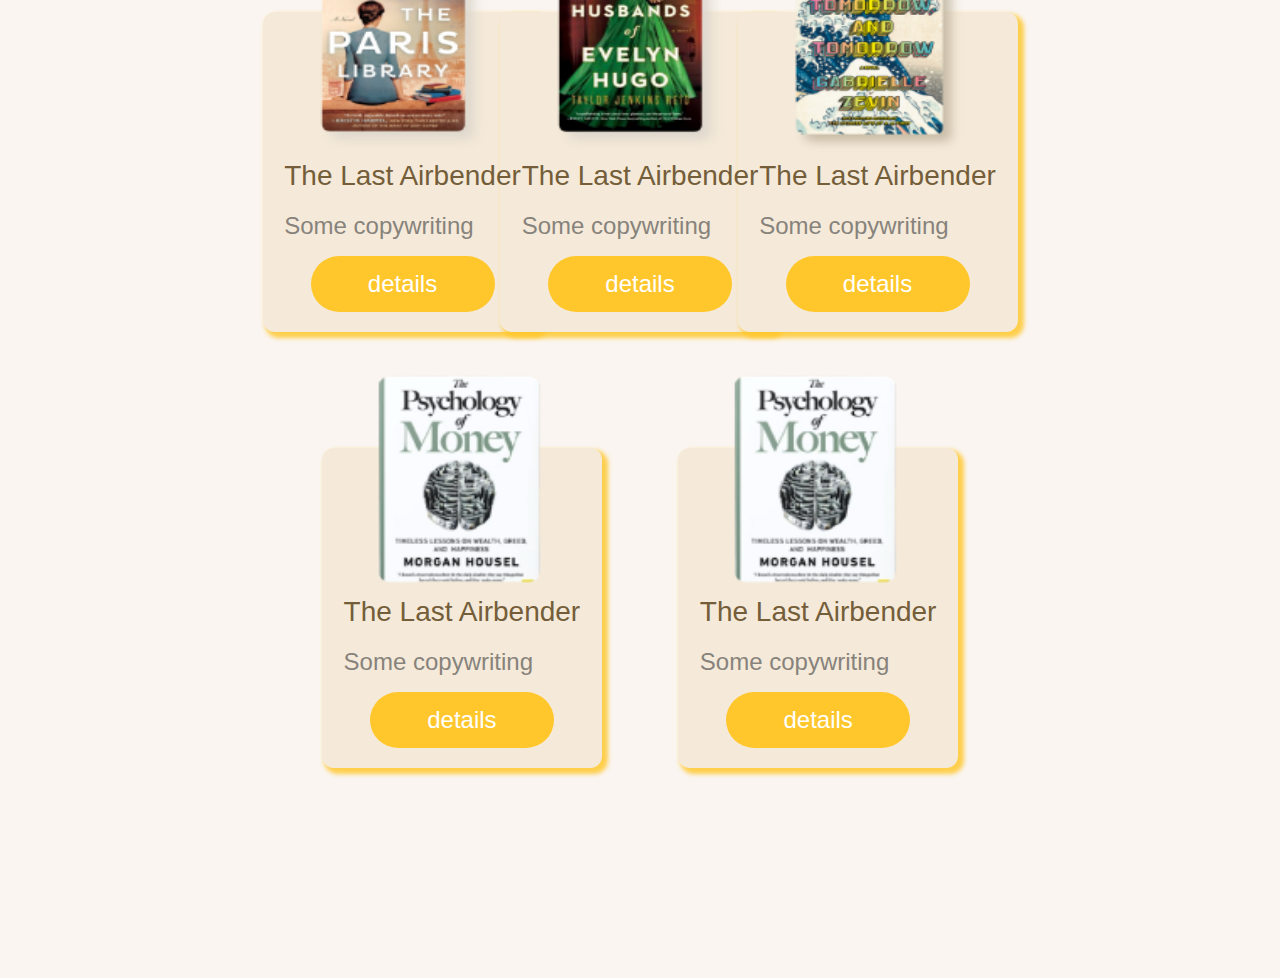
<file: index5.html>
<!DOCTYPE html>
<html>

<head>
    <meta http-equiv="Content-Type" content="text/html;charset=UTF-8">
    <title></title>
    <meta name="keywords" content="">
    <meta name="description" content="">
    <meta name="viewport"
        content="width=device-width, initial-scale=1.0, user-scalable=0, minimum-scale=1.0, maximum-scale=1.0">
    <link href="css/public.css" rel="stylesheet" type="text/css" />
    <link href="css/index5.css" rel="stylesheet" type="text/css" />
    <script src="js/rem.js"></script>
</head>

<body>
    <div class="header">
        <img src="images/Light.png" alt="">
    </div>
    <header>
        <div class="inp">
            <input type="text" name="" id="" placeholder="Alison Romans"><img src="images/fang.png" alt="">
        </div>
        <p>Search</p>
    </header>
    <div class="content">
        <div class="mian">
            <div class="text">
                <p>Selected Books</p>
            </div>
            <a href="index3.html">
                <div class="pai">
                    <div class="left">
                        <img src="images/a2.png" alt="">
                        <div class="bei"></div>
                    </div>
                    <div class="right">
                        <ul>
                            <li>
                                <h5>The Idiot Elif Batuman</h5>
                            </li>
                            <li>
                                <h5>Roman, Dave, Wilgu Alison</h5>
                            </li>
                            <li>
                                <p>
                                    ISBN 10: 0345518551ISBN
                                </p>
                            </li>
                            <li>
                                <p>Seller Rating: </p><img src="images/wu.png" alt=""><img src="images/wu.png"
                                    alt=""><img src="images/wu.png" alt=""><img src="images/wu.png" alt="">
                            </li>
                            <li>
                                <button>Alison Roman</button>
                            </li>
                        </ul>

                    </div>
                </div>
            </a>
            <div class="pai">
                <div class="left">
                    <img src="images/z5.png" alt="">
                    <div class="bei"></div>
                </div>
                <div class="right">
                    <ul>
                        <li>
                            <h5>The Idiot Elif Batuman</h5>
                        </li>
                        <li>
                            <h5>Roman, Dave, Wilgu Alison</h5>
                        </li>
                        <li>
                            <p>
                                ISBN 10: 0345518551ISBN
                            </p>
                        </li>
                        <li>
                            <p>Seller Rating: </p><img src="images/wu.png" alt=""><img src="images/wu.png" alt=""><img
                                src="images/wu.png" alt=""><img src="images/wu.png" alt="">
                        </li>
                        <li>
                            <button>Alison Roman</button>
                        </li>
                    </ul>

                </div>
            </div>
            <div class="text">
                <p>Featured items related to your search</p>
            </div>
            <div class="du">
                <div class="shu">
                    <img src="images/a3.png" alt="">
                    <div class="text">
                        <h3>The Last Airbender </h3>
                        <p>Some copywriting</p>
                    </div>
                    <button>details</button>
                    <div class="bei"></div>
                </div>
                <div class="shu">
                    <img src="images/a4.png" alt="">
                    <div class="text">
                        <h3>The Last Airbender </h3>
                        <p>Some copywriting</p>
                    </div>
                    <button>details</button>
                    <div class="bei"></div>
                </div>
                <div class="shu">
                    <img src="images/a5.png" alt="">
                    <div class="text">
                        <h3>The Last Airbender </h3>
                        <p>Some copywriting</p>
                    </div>
                    <button>details</button>
                    <div class="bei"></div>
                </div>
                <div class="shu">
                    <img src="images/a6.png" alt="">
                    <div class="text">
                        <h3>The Last Airbender </h3>
                        <p>Some copywriting</p>
                    </div>
                    <button>details</button>
                    <div class="bei"></div>
                </div>
                <div class="shu">
                    <img src="images/a1.png" alt="">
                    <div class="text">
                        <h3>The Last Airbender </h3>
                        <p>Some copywriting</p>
                    </div>
                    <button>details</button>
                    <div class="bei"></div>
                </div>
                <div class="shu">
                    <img src="images/a2.png" alt="">
                    <div class="text">
                        <h3>The Last Airbender </h3>
                        <p>Some copywriting</p>
                    </div>
                    <button>details</button>
                    <div class="bei"></div>
                </div>
                <div class="shu">
                    <img src="images/11.png" alt="">
                    <div class="text">
                        <h3>The Last Airbender </h3>
                        <p>Some copywriting</p>
                    </div>
                    <button>details</button>
                    <div class="bei"></div>
                </div>
                <div class="shu">
                    <img src="images/13.png" alt="">
                    <div class="text">
                        <h3>The Last Airbender </h3>
                        <p>Some copywriting</p>
                    </div>
                    <button>details</button>
                    <div class="bei"></div>
                </div>
            </div>
        </div>
    </div>
    <footer>
        <ul>
            <li>
                <a href="index.html"> <img src="images/fangzi1.png" alt="">
                    <p>Home</p>
                </a>
            </li>
            <li>
                <a href="index5.html"><img src="images/shopping1.png" alt="">
                    <p>Shopping</p>
                </a>
            </li>
            <li>
                <a href="index2.html"> <img src="images/gwc1.png" alt="">
                    <p>Cart</p>
                </a>
            </li>
            <li>
                <a href="denglu.html"> <img src="images/you.png" alt="">
                    <p>You</p>
                </a>
            </li>
        </ul>
    </footer>
</body>
<script src="js/jquery-2.1.1.min.js" type="text/javascript"></script>

</html>
</file>
<file: css/public.css>
@charset "utf-8";
/* CSS Document */
html,
body,
div,
span,
iframe,
input,
select,
map,
font,
img,
a img,
samp,
strong,
hr,
h1,
h2,
h3,
h4,
h5,
h6,
b,
p,
blockquote,
a,
address,
code,
dl,
dt,
dd,
ol,
ul,
li,
form,
label,
table,
tr,
td,
th {
	padding: 0;
	margin: 0;
	border: 0;
	box-sizing: border-box;
	font-family: "Microsoft YaHei", Arial, Helvetica, sans-serif;
}

ol,
ul {
	list-style: none;
}
h1,
h2,
h3,
h4,
h5,
h6 {
	line-height: 1;
}
a {
	text-decoration: none;
	blr: expression(this.onFocus=this.blur());
}
i,
em {
	font-style: normal;
}

a:focus {
	outline: none;
}
a.hidefocus {
	outline: none;
}

input[type="text"],
input[type="submit"],
input[type="button"] {
	-webkit-appearance: none; /*去除iPhone input默认样式}*/
}
input {
	outline: none;
	background: none;
}
img {
	width: 100%;
	display: block;
}
body {
	min-width: 320px;
	max-width: 750px;
	position: relative;
	background-size: 100%;
	background: #faf5f1;
	margin-top: 0;
	margin-right: auto;
	margin-bottom: 0;
	margin-left: auto;
	font-size: 12px;
}

.fl {
	float: left;
}
.fr {
	float: right;
}
.clear:after {
	display: block;
	content: "";
	clear: both;
	height: 0;
	overflow: hidden;
}
.clear {
	zoom: 1;
}
</file>
<file: css/style.css>
@charset "utf-8";
/* CSS Document */
header {
    width: 100%;
    height: 0.8rem;
    background: #ffc72c;
    border-radius: 0px 0px 0px 0px;
    opacity: 1;
    display: flex;
    justify-content: space-evenly;
    align-items: center;
}
header img {
    width: 1.2rem;
    height: 0.6rem;
}
header .inp {
    width: 4.82rem;
    height: 0.7rem;
    border-radius: 0.4rem 0.4rem 0.4rem 0.4rem;
    opacity: 1;
    border: 0.02rem solid #ffffff;
    display: flex;
    justify-content: space-between;
}

header img:last-child {
    width: 0.5rem;
    height: 0.5rem;
    border-radius: 0rem 0rem 0rem 0rem;
    opacity: 1;
}
header .inp img {
    width: 1.04rem;
    height: 0.66rem;
    opacity: 1;
}
.content {
    width: 95%;
    background: #faf5f1;
    border-radius: 0rem 0rem 0rem 0rem;
    margin: 0 auto 2rem;
}
.banner {
    width: 6.9rem;
    height: 2.4rem;
    background: #fcebd0;
    border-radius: 0rem 0rem 0rem 0rem;
    opacity: 1;
    margin: 0.32rem auto;
    border: 0.02rem solid #ffc72c;
    padding: 0.2rem 0 0 0;
}
.banner img {
    width: 6.4rem;
    height: 2rem;
    margin: 0 auto;
}
.text p {
    font-size: 0.32rem;
    font-weight: normal;
    color: #846d4c;
}
.input ul li {
    margin: 15px 0;
}
.input ul li p {
    font-size: 0.28rem;
    font-weight: normal;
    color: #846d4c;
    margin: 5px 0;
}
.input ul li input {
    width: 6.9rem;
    height: 0.8rem;
    background: #ffffff;
    border-radius: 0.06rem 0.06rem 0.06rem 0.06rem;
    opacity: 1;
    border: 0.02rem solid #745e3a;
}
.input ul a {
    width: 2.32rem;
    height: 0.7rem;
    background: #feb537;
    border-radius: 0.36rem 0.36rem 0.36rem 0.36rem;
    opacity: 1;
    line-height: 0.7rem;
    display: block;
    margin: 20px auto;
}
.input ul a button {
    font-size: 0.32rem;
    font-weight: normal;
    color: #ffffff;
    background-color: #feb537;
    border: 0;
    margin-left: 50%;
    transform: translateX(-50%);
    text-align: center;
}
.tp ul li img {
    width: 1.72rem;
    height: 2.68rem;
}
.tp ul li:first-child img {
    width: 3.12rem;
    height: 3.36rem;
}
.tp ul {
    display: flex;
}
.tp ul li {
    display: flex;
    flex-direction: row;
    align-items: flex-start;
}
.tp ul li p {
    writing-mode: tb-rl;
    color: #745e3a;
    opacity: 1;
    transform: rotate(180deg);
    text-align: top;
    font-weight: 600;
}
.bo p {
    font-size: 0.32rem;
    font-weight: normal;
    color: #846d4c;
}

.bo ul li img {
    width: 2.3rem;
}
.bo1 ul,
.bo ul {
    display: flex;
    overflow-x: auto;
    overflow-y: hidden;
}
.bo1 {
    position: relative;
    z-index: 1;
}
.bo1 .bj {
    position: absolute;
    width: 100%;
    height: 2rem;
    background: #ffc72c;
    box-shadow: 0px 3px 3px 1px rgba(255, 199, 44, 0.84);
    border-radius: 0px 0px 0px 0px;
    opacity: 1;
    z-index: -1;
    bottom: 0;
}
.bo1:last-child ul {
    overflow-x: hidden;
}
.bo1 ul,
.bo ul::-webkit-scrollbar {
    display: none;
}
.bo1 p {
    font-size: 0.32rem;
    font-weight: normal;
    color: #846d4c;
    margin: 0.35rem 0;
}
.bo1 ul {
    display: flex;
}
.bo1 ul li {
    display: flex;
    flex-direction: column;
    align-items: center;
    margin: 0 0.1rem;
}
.bo1 ul li img {
    width: 2.2rem;
}
.bo1 ul li h5 {
    font-size: 0.26rem;
    font-weight: normal;
    color: #846d4c;
    line-height: 0.4rem;
}
.bo1 ul li p {
    font-size: 0.24rem;
    font-weight: normal;
    line-height: 0.4rem;
    color: #745e3a;
    text-align: center;
}
footer {
    width: 100%;
    height: 1.66rem;
    background: #ffffff;
    border-radius: 0rem 0rem 0rem 0rem;
    opacity: 1;
    position: fixed;
    bottom: 0;
    z-index: 999;
}
footer ul {
    padding-top: 10px;
    display: flex;
    justify-content: space-around;
}
footer ul li a {
    display: flex;
    flex-direction: column;
    align-items: center;
}
footer img {
    width: 0.6rem;
    height: 0.6rem;
}
.mobileHeader {
    width: 100%;
    position: absolute;
    top: 0.88rem;
    left: 0;
    z-index: 100;
    display: flex;
    align-items: center;
    justify-content: space-between;
}

.mobileHeader .mask {
    position: fixed;
    width: 100%;
    height: calc(100vh - 55px);
    background-color: rgba(0, 0, 0, 0.5);
    top: 0;
    left: 0;
    display: none;
}

.mobileHeader .mask .mobileNav {
    position: absolute;
    right: -40%;
    top: 0;
    z-index: 99;
    padding: 0;
    overflow-y: auto;
    width: 187px;
    height: 812px;
    background: #fbf9f6;
    box-shadow: -8px 8px 12px 1px rgba(245, 209, 157, 0.25);
    border-radius: 0px 0px 0px 0px;
    opacity: 1;
}

.mobileHeader .mask .mobileNav > ul > li > a {
    color: #745e3a;
    width: 100%;
    height: 50px;
    line-height: 50px;
    font-size: 15px;
    font-weight: 400;
    position: relative;
    overflow: hidden;
    display: flex;
    flex-direction: column;
    align-items: center;
}
.mobileHeader .mask .mobileNav > ul > li:first-child > a::after {
    display: none;
}
.mobileHeader .mask .mobileNav > ul > li > a::after {
    content: "";
    width: 24px;
    height: 4px;
    opacity: 1;
    position: absolute;
    background-color: #af272e;
    bottom: 0;
}
.mobileHeader .mask.active {
    display: block;
}
.mobileNav ul {
    display: flex;
    flex-direction: column;
    align-items: center;
    margin-top: 40px;
}
.mobileNav ul li {
    margin: 20px 0;
}
.mobileNav ul li img {
    width: 0.56rem;
    height: 0.5rem;
    opacity: 1;
}
.header {
    height: 1.76rem;
}
footer ul li a p {
    color: #000;
}
.left_left {
    width: 194px;
    height: 814px;
    background: #f8f3ea;
    opacity: 1;
    margin-left: 20px;
    display: none;
}

.left_left ul {
    padding-top: 90px;
}

.left_left ul li {
    font-size: 14px;
    font-weight: 400;
    color: #745e3a;
    text-align: center;
    line-height: 60px;
}
.left_left ul li a {
    color: #745e3a;
}
</file>
<file: css/denglu.css>
header {
    width: 100%;
    height: 0.8rem;
    background: #ffc72c;
    border-radius: 0px 0px 0px 0px;
    opacity: 1;
}
header p {
    font-size: 0.36rem;
    font-weight: normal;
    color: #66543a;
    line-height: 0.8rem;
    text-align: center;
}
.logo img {
    width: 2rem;
    height: 1rem;
    margin: 0.8rem auto 0.6rem;
}
.tab ul {
    display: flex;
    justify-content: center;
    align-items: center;
}
.tab {
    margin-bottom: 0.4rem;
}
.tab ul li:nth-child(1) {
    width: 3.44rem;
    height: 0.64rem;
    background: #ffc72c;
    border-radius: 0rem 0rem 0rem 0rem;
    opacity: 1;
    text-align: center;
    line-height: 0.64rem;
    position: relative;
}
.tab ul li:nth-child(1)::after {
    content: "";
    width: 3.44rem;
    position: absolute;
    height: 0.04rem;
    background: #d64537;
    border-radius: 0px 0px 0px 0px;
    opacity: 1;
    left: 0;
    bottom: 0;
}

.tab ul li:nth-child(2) {
    width: 3.44rem;
    height: 0.64rem;
    background: #f5ead9;
    border-radius: 0rem 0rem 0rem 0rem;
    opacity: 1;
    text-align: center;
    line-height: 0.64rem;
}
h3 {
    font-size: 0.28rem;
    font-family: PingFangSC-Regular-, PingFangSC-Regular;
    font-weight: normal;
    color: #846d4c;
    line-height: 0.2rem;
    text-align: center;
}
input {
    width: 6.86rem;
    height: 0.6rem;
    border-radius: 0rem 0rem 0rem 0rem;
    opacity: 1;
    border: 0.02rem solid #707070;
    margin: 0 auto;
    border: 0;
}
.inp {
    display: flex;
    align-items: center;
    justify-content: center;
    width: 6.86rem;
    height: 0.6rem;
    border-radius: 0rem 0rem 0rem 0rem;
    opacity: 1;
    border: 0.02rem solid #707070;
    padding: 0.2rem;
    margin: 0.34rem auto;
}
.inp input {
    border: 0;
}
.inp input:nth-child(2) {
    width: 0.3rem;
    height: 0.3rem;
    background: #ffc72c;
    border-radius: 0.04rem 0.04rem 0.04rem 0.04rem;
    opacity: 1;
}
.wen ul {
    display: flex;
    justify-content: space-between;
    padding: 0 0.32rem;
}
.wen ul li {
    font-size: 0.28rem;
    font-weight: normal;
    color: #846d4c;
}
.wen ul li input {
    width: 0.3rem;
    height: 0.3rem;
    background: #ffc72c;
    border-radius: 0.04rem 0.04rem 0.04rem 0.04rem;
    opacity: 1;
}
.but a {
    display: block;
    width: 6.9rem;
    height: 0.64rem;
    background: #ffc72c;
    border-radius: 3.18rem 3.18rem 3.18rem 3.18rem;
    opacity: 1;
    text-align: center;
    line-height: 0.64rem;
    margin: 0.52rem auto 0.84rem;
    position: relative;
}
.but::after {
    position: absolute;
    width: 6.86rem;
    height: 0.04rem;
    background: #707070;
    opacity: 1;
    content: "";
    left: 50%;
    transform: translateX(-50%);
    margin-bottom: 0.38rem;
}
.but button {
    font-size: 0.3rem;
    font-weight: normal;
    color: #5e4829;
    border: 0;
    background-color: rgba(0, 0, 0, 0);
}
footer {
    font-size: 0.28rem;
    font-family: PingFang SC-, PingFang SC;
    font-weight: normal;
    color: #846d4c;
    line-height: 1rem;
    text-align: center;
}
</file>
<file: css/dlcg.css>
.content {
    width: 6.9rem;
    height: 13.34rem;
    background: #f5ead9;
    border-radius: 0rem 0rem 0rem 0rem;
    opacity: 1;
    margin: 0 auto;
}
header {
    width: 100%;
    height: 40px;
    background: #ffc72c;
    border-radius: 0rem 0rem 0rem 0rem;
    opacity: 1;
}
header ul {
    display: flex;
    align-items: center;
    justify-content: flex-start;
}
header li {
    font-size: 0.36rem;
    font-weight: normal;
    color: #66543a;
    line-height: .8rem;
    text-align: center;
}
header li img {
    width: 0.28rem;
    height: 0.28rem;
    opacity: 1;
    margin: 0 1.86rem 0 0.36rem;
}
.content .main {
    padding-top: 4.08rem;
}
.content .main .img {
    width: 1.36rem;
    height: 1.34rem;
    background: #ffae2c;
    opacity: 1;
    border-radius: 1.8rem;
    padding-top: 0.3rem;
    margin: 0.22rem auto;
}
.content .main img {
    width: 0.74rem;
    height: 0.74rem;
    margin: auto;
    opacity: 1;
}
h5 {
    font-size: 0.32rem;
    font-family: PingFangSC-Medium-, PingFangSC-Medium;
    font-weight: normal;
    color: #846d4c;
    text-align: center;
}
.main p {
    width: 5.4rem;
    font-size: 0.28rem;
    font-family: PingFangSC-Regular-, PingFangSC-Regular;
    font-weight: normal;
    color: #6f6f6f;
    text-align: center;
    margin: 0.48rem auto;
}
a {
    width: 2.48rem;
    height: 0.62rem;
    background: #ffc72c;
    border-radius: 0rem 0rem 0rem 0rem;
    opacity: 1;
    display: block;
    text-align: center;
    margin: 0 auto;
}

button {
    font-size: 0.28rem;
    font-weight: normal;
    color: #5e4829;
    border: 0;
    margin: 0 auto;
    background: #ffc72c;
    line-height: 0.56rem;
}
</file>
<file: css/index1.css>
header {
    width: 100%;
    height: 0.8rem;
    background: #ffc72c;
    border-radius: 0px 0px 0px 0px;
    opacity: 1;
}
header ul {
    display: flex;
    align-items: center;
    justify-content: flex-start;
}
header li {
    font-size: 0.36rem;
    font-weight: normal;
    color: #66543a;
    line-height: 0.8rem;
    text-align: center;
}
header li img {
    width: 0.28rem;
    height: 0.28rem;
    opacity: 1;
    margin: 0 1.86rem 0 0.36rem;
}

.content .inp {
    margin: 0.46rem auto;
    width: 6.9rem;
    height: 0.6rem;
    background: #f5ead9;
    border-radius: 0.04rem 0.04rem 0.04rem 0.04rem;
    opacity: 1;
    font-size: 0.28rem;
    color: #745e3a;
    padding-left: 0.42rem;
    line-height: 0.6rem;
}
.content .top ul {
    display: flex;
    align-items: flex-start;
    justify-content: space-around;
}
.content .top ul li {
    display: flex;
    align-items: center;
    font-size: 0.28rem;
    font-weight: bold;
    color: #d64537;
}
.content .top ul li img {
    width: 1.2rem;
    height: 1.4rem;
}
.content .top ul li h5 {
    font-size: 0.32rem;
    font-weight: normal;
    color: #846d4c;
}
.content .top ul li p {
    font-size: 0.28rem;
    font-weight: normal;
    color: #745e3a;
    opacity: 0.5;
}
.nei ul li.li {
    width: 6.9rem;
    height: 0.6rem;
    background: #f5ead9;
    border-radius: 0.04rem 0.04rem 0.04rem 0.04rem;
    opacity: 1;
}
.nei ul li {
    width: 6.9rem;
    height: 0.6rem;
    margin: 0 auto;
    font-size: 0.28rem;
    font-weight: normal;
    color: #745e3a;
    display: flex;
    justify-content: space-between;
    align-items: center;
    padding: 0 0.4rem;
    line-height: 0.6rem;
}
.nei ul li p {
    font-size: 0.28rem;
    font-weight: bold;
    color: #d64537;
}
.nei ul li input {
    width: 0.3rem;
    height: 0.3rem;
    background: #ffc72c;
    border-radius: 0.04rem 0.04rem 0.04rem 0.04rem;
    opacity: 1;
}
.xian {
    width: 6.9rem;
    height: 0rem;
    background: #ffffff;
    opacity: 1;
    border: 0.02rem solid #707070;
    margin: 0.1rem auto 0.24rem;
}
.but button {
    font-size: 0.3rem;
    font-weight: normal;
    color: #ffffff;
    border: 0;
    background-color: rgba(0, 1, 1, 0);
}
.but {
    width: 6.9rem;
    display: block;
    height: 0.68rem;
    background: #ffc72c;
    border-radius: 1.48rem 1.48rem 1.48rem 1.48rem;
    opacity: 1;
    text-align: center;
    line-height: 0.68rem;
    margin: 0 auto;
}
.bottom {
    margin-top: 1rem;
}
.bottom ul li:nth-child(1) {
    width: 6.9rem;
    height: 0.6rem;
    background: #f5ead9;
    border-radius: 0.04rem 0.04rem 0.04rem 0.04rem;
    opacity: 1;
    line-height: 0.6rem;
    padding-left: 0.42rem;
    margin: 0 auto;
    display: block;
}
.bottom ul li {
    display: flex;
    justify-content: space-around;
    font-size: 0.28rem;
    font-weight: normal;
    color: #745e3a;
}
.bottom ul li input {
    width: 3.28rem;
    height: 0.6rem;
    border-radius: 0.04rem 0.04rem 0.04rem 0.04rem;
    opacity: 1;
    border: 0.02rem solid #707070;
    margin: 0.12rem 0;
    padding: 0.1rem;
}
.bottom ul li:nth-child(3) input:nth-child(1) {
    width: 4.98rem;
    height: 0.6rem;
    border-radius: 0.04rem 0.04rem 0.04rem 0.04rem;
    opacity: 1;
    border: 0.02rem solid #707070;
}
.bottom ul li:nth-child(3) input:nth-child(2) {
    width: 1.62rem;
    height: 0.6rem;
    border-radius: 0.04rem 0.04rem 0.04rem 0.04rem;
    opacity: 1;
    border: 0.02rem solid #707070;
}
.bottom ul li.liq1,
.bottom ul li.liq {
    justify-content: flex-start;
}
.bottom ul li.liq1 p {
    margin-left: 0.74rem;
}
.bottom ul li.liq input {
    width: 0.3rem;
    height: 0.3rem;
    background: #ffc72c;
    border-radius: 0.04rem 0.04rem 0.04rem 0.04rem;
    opacity: 1;
    margin: 0 0.18rem 0 0.34rem;
}
.bottom ul li:nth-child(6) {
    justify-content: flex-start;
}
.bottom ul li:nth-child(6) input {
    width: 0.3rem;
    height: 0.3rem;
    background: #ffc72c;
    border-radius: 0.04rem 0.04rem 0.04rem 0.04rem;
    opacity: 1;
    margin: 0 0.18rem 0 0.34rem;
}
.bottom ul li:last-child a {
    width: 2.84rem;
    height: 0.6rem;
    background: #ffc72c;
    border-radius: 2.22rem 2.22rem 2.22rem 2.22rem;
    opacity: 1;
    text-align: center;
    margin: 0 auto;
    line-height: 0.6rem;
}
.bottom ul li:last-child a button {
    font-size: 0.28rem;
    font-weight: normal;
    color: #ffffff;
    background-color: rgba(1, 1, 1, 0);
    border: 0;
}
.bottom ul li.lii {
    width: 6.88rem;
    height: 0.6rem;
    background: #f5ead9;
    border-radius: 0.04rem 0.04rem 0.04rem 0.04rem;
    opacity: 1;
    justify-content: flex-start;
    line-height: 0.6rem;
    padding-left: 0.42rem;
    font-size: 0.28rem;
    font-weight: normal;
    color: #745e3a;
    margin: 0.2rem 0;
}
</file>
<file: css/index2.css>
header {
    width: 100%;
    height: 0.8rem;
    background: #ffc72c;
    border-radius: 0px 0px 0px 0px;
    opacity: 1;
}
header p {
    font-size: 0.36rem;
    font-weight: normal;
    color: #66543a;
    line-height: 0.8rem;
    text-align: center;
}
nav {
    width: 100%;
    height: 0.8rem;
    background: rgba(255, 199, 44, 0.3);
    border-radius: 0rem 0rem 0rem 0rem;
    opacity: 1;
}
nav p {
    font-size: 0.28rem;
    font-weight: normal;
    color: #666666;
    line-height: 0.8rem;
    text-align: center;
}
nav p span {
    font-size: 0.28rem;
    font-weight: bold;
    color: #d64537;
}
.content {
    margin: 0 auto 2rem;
}
.content .main .jia {
    display: flex;
    align-items: flex-end;
    justify-content: center;
    margin: 0.5rem auto;
}
.content .main .jia img {
    width: 1.6rem;
    height: 2.1rem;
    border-radius: 0.12rem 0.12rem 0.12rem 0.12rem;
    opacity: 1;
}
.content .main .jia ul {
    margin: 0 0.16rem 0 0.42rem;
}
.content .main .jia ul li {
    font-size: 0.32rem;
    font-weight: normal;
    color: #846d4c;
    line-height: 0.5rem;
}
select {
    width: 1.16rem;
    height: 0.48rem;
    background: #ffffff;
    border-radius: 0.02rem 0.02rem 0.02rem 0.02rem;
    opacity: 1;
    border: 0.02rem solid #745e3a;
}
.text ul li:first-child {
    font-size: 0.32rem;
}
.text ul li {
    font-size: 0.28rem;
    font-weight: normal;
    color: #846d4c;
    display: flex;
    justify-content: space-between;
    padding: 0 0.46rem;
    margin: 0.14rem auto;
    line-height: 0.6rem;
}
.text ul li:last-child {
    justify-content: center;
    margin-top: 0.5rem;
}
.text ul li button {
    width: 4.68rem;
    height: 0.72rem;
    background: #ffc72c;
    border-radius: 0.38rem 0.38rem 0.38rem 0.38rem;
    opacity: 1;
    border: 0;
    font-size: 0.32rem;
    font-weight: normal;
    color: #ffffff;
}
footer {
    width: 100%;
    height: 1.66rem;
    background: #ffffff;
    border-radius: 0rem 0rem 0rem 0rem;
    opacity: 1;

    position: fixed;
    bottom: 0;
}
footer ul {
    display: flex;
    justify-content: space-around;
}
footer ul li a {
    display: flex;
    flex-direction: column;
    align-items: center;
}
footer img {
    width: 0.6rem;
    height: 0.6rem;
}
footer ul li a p {
    color: #000;
}
</file>
<file: css/index3.css>
header {
    width: 100%;
    height: 40px;
    background: #ffc72c;
    border-radius: 0rem 0rem 0rem 0rem;
    opacity: 1;
}
header ul {
    display: flex;
    align-items: center;
    justify-content: flex-start;
}
header li {
    font-size: 0.36rem;
    font-weight: normal;
    color: #66543a;
    line-height: 0.8rem;
    text-align: center;
}
header li img {
    width: 0.28rem;
    height: 0.28rem;
    opacity: 1;
    margin: 0 1.86rem 0 0.36rem;
}
.content {
    padding: 0.34rem;
    margin: 0 auto 2rem;
}
.top p {
    font-size: 0.28rem;
    font-weight: normal;
    color: #846d4c;
}
.top_t ul li img {
    width: 2rem;
    height: 3rem;
}
.top_t ul {
    display: flex;
}
.top_t ul li h5 {
    line-height: 0.5rem;
    font-size: 0.32rem;
    font-weight: normal;
    color: #846d4c;
}
.top_t ul li p {
    display: flex;
    align-items: center;
    line-height: 0.5rem;
    font-size: 0.26rem;
    font-weight: normal;
    color: #817d77;
}
.top_t ul li p img {
    width: 0.24rem;
    height: 0.24rem;
    opacity: 1;
}
.top_t ul li .text {
    display: flex;
}
.top_t ul li .text p {
    font-size: 0.28rem;
    font-weight: bold;
    color: #d64537;
    margin-right: 0.14rem;
}
.top_t ul li .text button {
    width: 2.32rem;
    height: 0.64rem;
    background: #ffc72c;
    border-radius: 2.92rem 2.92rem 2.92rem 2.92rem;
    opacity: 1;
    border: 0;
    font-weight: normal;
    color: #ffffff;
}
.bottom h4 {
    font-size: 0.32rem;
    font-weight: normal;
    color: #846d4c;
    margin: 1.18rem 0 0.22rem;
}
.bottom p {
    width: 7.2rem;
    font-size: 0.28rem;
    font-weight: normal;
    color: #666666;
}
.bottom:last-child p {
    width: 6.76rem;
    font-size: 0.28rem;
    font-weight: normal;
    color: #666666;
    line-height: 0.42rem;
}
footer h4 {
    font-size: 0.32rem;
    font-weight: normal;
    color: #846d4c;
}
footer ul {
    display: flex;
    flex-wrap: wrap;
    justify-content: space-between;
}
footer ul li a{
    width: 30%;
    margin: 0.4rem 0.2rem 0.4rem 0;
}
footer ul li img {
    width: 2rem;
    height: 2.6rem;
}
footer ul li a p {
    color: #ccc;
}
</file>
<file: css/index4.css>
header {
    width: 100%;
    height: 40px;
    background: #ffc72c;
    border-radius: 0rem 0rem 0rem 0rem;
    opacity: 1;
}
header ul {
    display: flex;
    align-items: center;
    justify-content: flex-start;
}
header li {
    font-size: 0.36rem;
    font-weight: normal;
    color: #66543a;
    line-height: 0.8rem;
    text-align: center;
}
header li img {
    width: 0.28rem;
    height: 0.28rem;
    opacity: 1;
    margin: 0 1.86rem 0 0.36rem;
}
.pai {
    display: flex;
    align-items: center;
    justify-content: space-around;
    margin: 0.26rem 0;
    position: relative;
}
.pai .left p {
    font-size: 0.3rem;
    position: absolute;
    top: 1.1rem;
    left: .44rem;
    color: #fff;
    font-style: 600;
}
.left img {
    width: 0.8rem;
    height: 0.8rem;
    opacity: 1;
}
.right img {
    width: 1.84rem;
    height: 2.74rem;
}
.cont ul li h5 {
    font-size: 0.32rem;
    font-weight: normal;
    color: #846d4c;
    line-height: 0.6rem;
}
.cont ul li p {
    font-size: 0.26rem;
    font-weight: normal;
    color: #817d77;
    line-height: 0.6rem;
}
.cont ul li img {
    width: 0.28rem;
    height: 0.26rem;
    opacity: 1;
}
.cont ul li p span {
    font-size: 0.28rem;
    font-weight: bold;
    color: #d64537;
}
.cont ul li {
    display: flex;
    align-items: center;
}
</file>
<file: css/index5.css>
header {
    width: 100%;
    height: 0.8rem;
    background: #ffc72c;
    border-radius: 0px 0px 0px 0px;
    opacity: 1;
    display: flex;
    justify-content: space-evenly;
    align-items: center;
}
header img {
    width: 1.2rem;
    height: 0.6rem;
}
header .inp {
    width: 4.82rem;
    height: 0.7rem;
    border-radius: 0.4rem 0.4rem 0.4rem 0.4rem;
    opacity: 1;
    border: 0.02rem solid #ffffff;
    display: flex;
    justify-content: space-between;
    padding-left: 0.24rem;
}
header .inp input {
    color: #846d4c;
}
header .inp img {
    width: 1.04rem;
    height: 0.66rem;
    opacity: 1;
}
header p {
    font-size: 0.28rem;
    font-weight: normal;
    color: #ffffff;
}
.content {
    width: 95%;
    margin: 0 auto 2rem;
}
.text p {
    font-size: 0.32rem;
    font-weight: normal;
    color: #846d4c;
    margin-top: 0.4rem;
}
.pai {
    display: flex;
    justify-content: space-around;
    margin: 0.6rem auto;
}
.pai .left {
    position: relative;
}
.pai .left img {
    width: 2rem;
    height: 3rem;
}
.pai .left .bei {
    position: absolute;
    width: 2.2rem;
    height: 2.26rem;
    background: #f5ead9;
    box-shadow: 0.06rem 0.06rem 0.06rem 0.02rem rgba(255, 199, 44, 0.84);
    border-radius: 0.12rem 0.12rem 0.12rem 0.12rem;
    opacity: 1;
    bottom: 0.18rem;
    z-index: -1;
    left: -0.2rem;
}

.pai .right ul li {
    display: flex;
    align-items: center;
}
.pai .right h5 {
    font-size: 0.32rem;
    font-weight: normal;
    color: #846d4c;
    line-height: 0.6rem;
}
.pai .right ul li p {
    font-size: 0.26rem;
    font-weight: normal;
    color: #817d77;
    line-height: 0.6rem;
}
.pai .right ul li img {
    width: 0.24rem;
    height: 0.24rem;
    opacity: 1;
}
.pai .right ul li button {
    width: 2.32rem;
    height: 0.64rem;
    background: #ffc72c;
    border-radius: 2.92rem 2.92rem 2.92rem 2.92rem;
    opacity: 1;
    font-size: 0.28rem;
    font-weight: normal;
    color: #ffffff;
    border: 0;
}
.du {
    display: flex;
    flex-wrap: wrap;
    justify-content: space-around;
    align-items: center;
}
.du .shu {
    position: relative;
    display: flex;
    flex-direction: column;
    align-items: center;
    margin: 0.3rem auto;
}
.du .shu button {
    width: 1.84rem;
    height: 0.56rem;
    background: #ffc72c;
    border-radius: 2.92rem 2.92rem 2.92rem 2.92rem;
    opacity: 1;
    font-size: 0.24rem;
    font-weight: normal;
    color: #ffffff;
    border: 0;
}
.du .shu h3 {
    font-size: 0.28rem;
    font-weight: normal;
    color: #745e3a;
    line-height: 0.4rem;
}
.du .shu p {
    font-size: 0.24rem;
    font-weight: normal;
    color: #87837c;
    line-height: 0.6rem;
    margin-top: 0;
}
.du .shu img {
    width: 1.8rem;
    height: 2.2rem;
}
.du .shu .bei {
    width: 2.8rem;
    height: 3.2rem;
    background: #f5ead9;
    box-shadow: 0.04rem 0.04rem 0.04rem 0.02rem rgba(255, 199, 44, 0.84);
    border-radius: 0.12rem 0.12rem 0.12rem 0.12rem;
    opacity: 1;
    position: absolute;
    z-index: -1;
    bottom: -0.2rem;
}

footer {
    width: 100%;
    height: 1.66rem;
    background: #ffffff;
    border-radius: 0rem 0rem 0rem 0rem;
    opacity: 1;

    position: fixed;
    bottom: 0;
}
footer ul {
    display: flex;
    justify-content: space-around;
}
footer ul li a {
    display: flex;
    flex-direction: column;
    align-items: center;
}
footer ul li a p {
    color: #000;
}
footer img {
    width: 0.6rem;
    height: 0.6rem;
}
</file>
